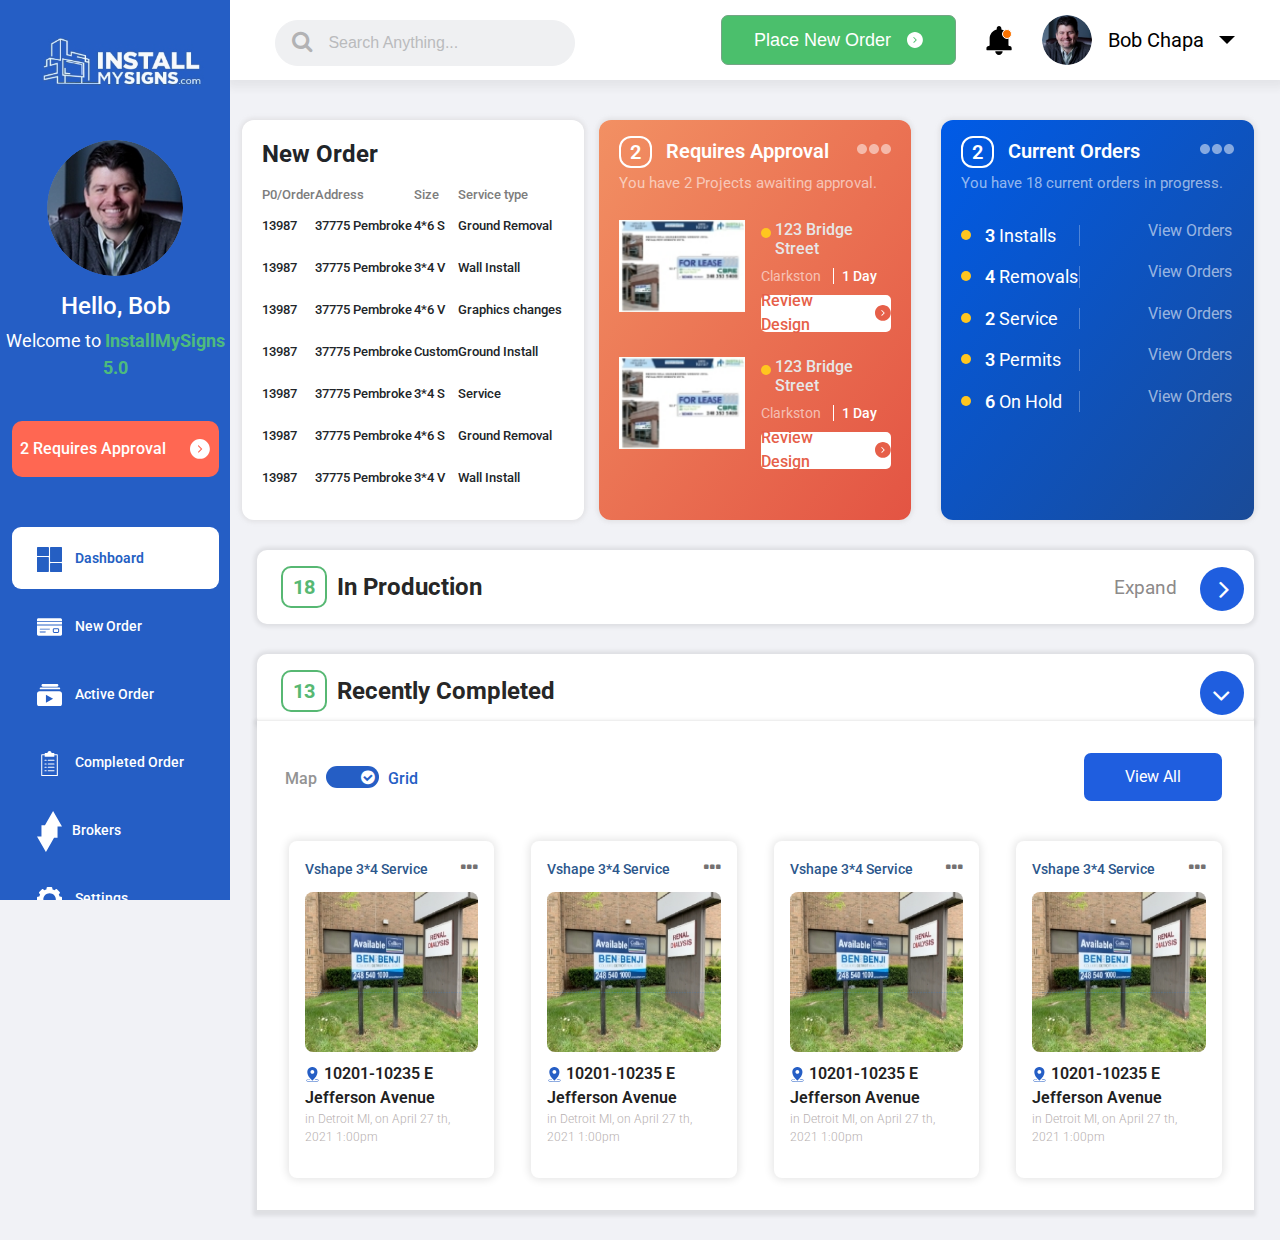
<file: index.html>
<!doctype html>
<html lang="en">

<head>
    <title> Install Mysigns </title>

    <!-- Required meta tags -->
    <meta charset="utf-8">
    <meta name="viewport" content="width=device-width, initial-scale=1, shrink-to-fit=no">
    <link rel="stylesheet" href="https://cdn.jsdelivr.net/npm/bootstrap@4.5.3/dist/css/bootstrap.min.css">
    <link rel="stylesheet" href="https://cdnjs.cloudflare.com/ajax/libs/font-awesome/4.7.0/css/font-awesome.min.css">
    <link href="https://fonts.googleapis.com/css2?family=Roboto:wght@300;400;500;700&display=swap" rel="stylesheet">

    <link rel="stylesheet" href="css/css.css">


</head>

<body>

    <div class="container-fluid p-0">


        <div class="main-box">


            <div id="contentdiv">
                <div id="btnleft"><i class="fa fa-bars" aria-hidden="true"></i></a>
                </div>
            </div>

            <div id="slidediv">
                <div class="left-nav">
                    <div class="logo">
                        <img src="images/logo.png" alt="logo">
                    </div>
                    <div class="profile-image-bx">
                        <div class="profile-box">
                            <img src="images/profile-image.png" alt="Profile Image">
                        </div>
                        <h1> Hello, Bob</h1>
                        <p> Welcome to <span> InstallMySigns 5.0 </span> </p>
                    </div>
                    <div class="box-requires">
                        <a href="javascript:void(0)"> 2 Requires Approval 
                        <svg xmlns="http://www.w3.org/2000/svg" width="20" height="20"
                            viewBox="-298 390.7 13.3 13.3" style="enable-background:new -298 390.7 13.3 13.3;" xml:space="preserve">                   
                        <path class="st0" d="M-291.4,390.7c-3.7,0-6.6,3-6.6,6.6s3,6.6,6.6,6.6c3.7,0,6.6-3,6.6-6.6S-287.7,390.7-291.4,390.7z
                            M-292.1,399.6c-0.1,0.1-0.4,0.1-0.5,0c-0.1-0.1-0.1-0.4,0-0.5l1.8-1.8l-1.8-1.8c-0.1-0.1-0.2-0.3,0-0.5c0.1-0.1,0.3-0.2,0.5,0
                            c0,0,0,0,0,0l2.3,2.3L-292.1,399.6z"/>
                        </svg>
                   </a>
                    </div>

                    <nav>
                        <ul class="nav-bar">
                            <li>
                                <a href="index.html" class="active">
                                    <svg xmlns="http://www.w3.org/2000/svg" width="25" height="25" viewBox="-291 383 28 28">
                                <path class="st0" d="M-277.7,395v15.3c0,0.4-0.3,0.7-0.7,0.7h-12c-0.4,0-0.6-0.3-0.7-0.7V395c0-0.4,0.3-0.7,0.7-0.7v0h12
                                    C-278,394.4-277.7,394.7-277.7,395z M-278.3,383h-12c-0.4,0-0.7,0.3-0.7,0.7v8.7c0,0.4,0.3,0.6,0.7,0.7h12c0.4,0,0.7-0.3,0.7-0.7
                                    v-8.7C-277.7,383.3-278,383-278.3,383z M-263.7,401h-12c-0.4,0-0.7,0.3-0.7,0.7v8.7c0,0.4,0.3,0.6,0.7,0.7h12c0.4,0,0.7-0.3,0.7-0.7
                                    v-8.7C-263.1,401.3-263.3,401-263.7,401z M-263.7,383h-12c-0.4,0-0.7,0.3-0.7,0.7V399c0,0.4,0.3,0.6,0.7,0.7h12
                                    c0.4,0,0.7-0.3,0.7-0.7v-15.3C-263.1,383.3-263.3,383-263.7,383z"/>
                                </svg> Dashboard </a>
                            </li>
                            <li>
                                <a href="new-order.html">
                                    <svg xmlns="http://www.w3.org/2000/svg" width="25" height="20" viewBox="-291 387.5 28 19.5">
                                    <path class="st0" d="M-291,405.4c0,0.9,0.7,1.6,1.6,1.6c0,0,0,0,0,0h24.8c0.9,0,1.6-0.7,1.6-1.6c0,0,0,0,0,0v-9.8H-291V405.4z
                                        M-273.3,402.3v-2.1c0-0.9,0.7-1.6,1.6-1.6c0,0,0,0,0,0h3.9c0.9,0,1.6,0.7,1.6,1.6c0,0,0,0,0,0v2.1c0,0.9-0.7,1.6-1.6,1.6
                                        c0,0,0,0,0,0h-3.9C-272.6,403.9-273.3,403.2-273.3,402.3C-273.3,402.3-273.3,402.3-273.3,402.3z M-287.5,399.1h10.5
                                        c0.3,0,0.5,0.2,0.5,0.5c0,0.3-0.2,0.5-0.5,0.5h-10.5c-0.3,0-0.5-0.3-0.5-0.6C-288,399.4-287.8,399.2-287.5,399.1z M-287.5,402.3h5.8
                                        c0.3,0,0.5,0.2,0.5,0.5c0,0.3-0.2,0.5-0.5,0.5h-5.8c-0.3,0-0.5-0.2-0.5-0.5C-288,402.5-287.8,402.3-287.5,402.3z M-291,391.5h28v3
                                        h-28V391.5z M-263,389v1.4h-28V389c0,0,0,0,0,0c0-0.9,0.7-1.6,1.6-1.6h24.8c0,0,0,0,0,0C-263.7,387.5-263,388.2-263,389z
                                        M-272.2,402.3v-2.1c0-0.3,0.2-0.5,0.5-0.5h3.9c0.3,0,0.5,0.2,0.5,0.5v2.1c0,0.3-0.2,0.5-0.5,0.5h-3.9
                                        C-272,402.9-272.2,402.6-272.2,402.3z"/>
                                    </svg> New Order </a>
                            </li>
                            <li>
                                <a href="javascript:void(0)">
                                    <svg xmlns="http://www.w3.org/2000/svg" width="25" hieght="20" viewBox="-291 384 28 25">                                
                                <path class="st0" d="M-266,392h-22c-1.7,0-3,1.3-3,3v11c0,1.7,1.3,3,3,3h22c1.7,0,3-1.3,3-3v-11C-263,393.3-264.3,392-266,392z
                                    M-281,405v-9l8,4.5L-281,405z M-288,389c0-0.6,0.4-1,1-1h21c0.6,0,1,0.4,1,1s-0.4,1-1,1h-21C-287.6,390-288,389.6-288,389z
                                    M-286,385.5c0-0.8,0.7-1.5,1.5-1.5h16c0.8,0,1.5,0.7,1.5,1.5s-0.7,1.5-1.5,1.5h-16C-285.3,387-286,386.3-286,385.5z"/>
                                </svg> Active Order </a>
                            </li>
                            <li>
                                <a href="completed-order.html">
                                    <svg xmlns="http://www.w3.org/2000/svg" width="25" height="25" viewBox="-291 376.2 27.9 41.8">
                                <path class="st0" d="M-263.2,382.4c0-0.5-0.4-0.9-0.9-0.9h-4.9v-1.6c-0.1-0.3-0.4-0.5-0.7-0.4h-3.8c-0.2-1.8-1.7-3.2-3.5-3.3
                                    c-1.8,0.1-3.3,1.5-3.5,3.3h-3.8c-0.3,0-0.6,0.1-0.7,0.4v1.6h-5c-0.5,0-0.9,0.4-0.9,0.9v34.8c0,0.5,0.4,0.9,0.9,0.9h26.1
                                    c0.5,0,0.9-0.4,0.9-0.9L-263.2,382.4z M-289.2,416.2L-289.2,416.2l0-33h4.1v2.2c0.2,0.2,0.4,0.4,0.7,0.4h14.7c0.3,0,0.6-0.2,0.7-0.4
                                    v-2.2h4.1l0.1,33H-289.2z M-268.6,391.8c0,0.5-0.4,0.9-0.9,0.9c0,0,0,0,0,0h-9.7c-0.5,0-0.9-0.4-0.9-0.9c0-0.5,0.4-0.9,0.9-0.9h9.7
                                    C-269,390.9-268.6,391.3-268.6,391.8z M-281.7,391.8c0,0.5-0.4,0.9-0.9,0.9c0,0,0,0,0,0h-2c-0.5,0-0.9-0.4-0.9-0.9
                                    c0-0.5,0.4-0.9,0.9-0.9c0,0,0,0,0,0h2C-282.1,390.9-281.7,391.3-281.7,391.8z M-281.7,397.8c0,0.5-0.4,0.9-0.9,0.9c0,0,0,0,0,0h-2
                                    c-0.5,0-0.9-0.4-0.9-0.9c0-0.5,0.4-0.9,0.9-0.9c0,0,0,0,0,0h2C-282.1,396.9-281.7,397.3-281.7,397.8z M-281.7,403.5
                                    c0,0.5-0.4,0.9-0.9,0.9c0,0,0,0,0,0h-2c-0.5,0-0.9-0.4-0.9-0.9c0-0.5,0.4-0.9,0.9-0.9c0,0,0,0,0,0h2
                                    C-282.1,402.6-281.7,403-281.7,403.5z M-281.7,409.3c0,0.5-0.4,0.9-0.9,0.9c0,0,0,0,0,0h-2c-0.5,0-0.9-0.4-0.9-0.9
                                    c0-0.5,0.4-0.9,0.9-0.9c0,0,0,0,0,0h2C-282.1,408.4-281.7,408.8-281.7,409.3z M-268.6,397.8c0,0.5-0.4,0.9-0.9,0.9c0,0,0,0,0,0l0,0
                                    h-9.7c-0.5,0-0.9-0.4-0.9-0.9c0-0.5,0.4-0.9,0.9-0.9h9.7C-269,396.9-268.6,397.3-268.6,397.8z M-268.6,403.5c0,0.5-0.4,0.9-0.9,0.9
                                    c0,0,0,0,0,0h-9.7c-0.5,0-0.9-0.4-0.9-0.9c0-0.5,0.4-0.9,0.9-0.9h9.7C-269,402.6-268.6,403-268.6,403.5z M-268.6,409.3
                                    c0,0.5-0.4,0.9-0.9,0.9c0,0,0,0,0,0l0,0h-9.7c-0.5,0-0.9-0.4-0.9-0.9c0-0.5,0.4-0.9,0.9-0.9h9.7C-269,408.4-268.6,408.8-268.6,409.3
                                    z"/>
                                </svg> Completed Order </a>
                            </li>
                            <li>
                                <a href="javascript:void(0)">
                                    <svg xmlns="http://www.w3.org/2000/svg" width="25" hight="25" viewBox="-291 374 28 46">                               
                                <path class="st0" d="M-263,391.5h-5V404h-3.9l-9.1,16l-10-17.5h0l0,0h5V390h3.9l9.1-16L-263,391.5z"/>
                                </svg>Brokers </a>
                            </li>
                            <li>
                                <a href="javascript:void(0)">
                                    <svg xmlns="http://www.w3.org/2000/svg" width="25" height="25" viewBox="-291 383 28 28">
                            <path class="st0" d="M-263.8,393.9l-1.9-0.3c-0.2-0.7-0.5-1.4-0.9-2.1l1.1-1.5c0.3-0.4,0.2-0.9-0.1-1.3l-3.1-3.1
                                c-0.3-0.3-0.9-0.4-1.3-0.1l-1.5,1.1c-0.7-0.4-1.4-0.6-2.1-0.9l-0.3-1.9c-0.1-0.5-0.5-0.8-1-0.8h-4.3c-0.5,0-0.9,0.4-1,0.8l-0.3,1.9
                                c-0.7,0.2-1.4,0.5-2.1,0.9l-1.5-1.1c-0.4-0.3-0.9-0.2-1.3,0.1l-3.1,3.1c-0.3,0.3-0.4,0.9-0.1,1.3l1.1,1.5c-0.4,0.7-0.6,1.4-0.9,2.1
                                l-1.9,0.3c-0.5,0.1-0.8,0.5-0.8,1v4.3c0,0.5,0.4,0.9,0.8,1l1.9,0.3c0.2,0.7,0.5,1.4,0.9,2.1l-1.1,1.5c-0.3,0.4-0.2,0.9,0.1,1.3
                                l3.1,3.1c0.3,0.3,0.9,0.4,1.3,0.1l1.5-1.1c0.7,0.4,1.4,0.6,2.1,0.9l0.3,1.9c0.1,0.5,0.5,0.8,1,0.8h4.3c0.5,0,0.9-0.4,1-0.8l0.3-1.9
                                c0.7-0.2,1.4-0.5,2.1-0.9l1.5,1.1c0.4,0.3,0.9,0.2,1.3-0.1l3.1-3.1c0.3-0.3,0.4-0.9,0.1-1.3l-1.1-1.5c0.4-0.7,0.6-1.4,0.9-2.1
                                l1.9-0.3c0.5-0.1,0.8-0.5,0.8-1v-4.3C-263,394.3-263.4,393.9-263.8,393.9z M-272,402c-1.3,1.3-3.1,2.1-4.9,2.1c-3.9,0-7-3.1-7-7
                                s3.1-7,7-7c3.9,0,7,3.1,7,7C-270,398.9-270.7,400.6-272,402z"/>
                            </svg> Settings </a>
                            </li>
                        </ul>
                    </nav>

                </div>
            </div>
            <div class="right-box">
                <div class="top-header">
                    <div class="row m-0">
                        <div class="col-md-4">
                            <div class="search-bx">
                                <input type="text" name="search" class="input-search-bx" placeholder="Search Anything...">
                                <span class="search-icon"> <i class="fa fa-search"></i> </span>
                            </div>
                        </div>
                        <div class="col-md-8">
                            <ul class="right-top-hd">
                                <li>
                                    <div class="place-new-btn"><a href="javascript:void(0)"> Place New Order 
                                        <svg xmlns="http://www.w3.org/2000/svg" width="16" height="16" viewBox="-298 390.7 13.3 13.3">                   
                                    <path class="st0" d="M-291.4,390.7c-3.7,0-6.6,3-6.6,6.6s3,6.6,6.6,6.6c3.7,0,6.6-3,6.6-6.6S-287.7,390.7-291.4,390.7z
                                        M-292.1,399.6c-0.1,0.1-0.4,0.1-0.5,0c-0.1-0.1-0.1-0.4,0-0.5l1.8-1.8l-1.8-1.8c-0.1-0.1-0.2-0.3,0-0.5c0.1-0.1,0.3-0.2,0.5,0
                                        c0,0,0,0,0,0l2.3,2.3L-292.1,399.6z"/>
                                    </svg>
                                    </a> </div>
                                </li>
                                <li>
                                    <div class="notification">
                                        <svg xmlns="http://www.w3.org/2000/svg" width="26" height="29" viewBox="-292 382.1 26.1 29.9">                               
                                        <path class="st0" d="M-282.8,408.2h7.6c0,2.1-1.7,3.8-3.8,3.8C-281.1,412-282.8,410.3-282.8,408.2z M-268.1,402.8
                                            c-0.6,0-1.1-0.5-1.1-1.1c0,0,0,0,0,0v-6.5c0-4.5-3-8.4-7.3-9.5v-1.1c0-1.4-1.1-2.4-2.4-2.4c-1.4,0-2.4,1.1-2.4,2.4c0,0,0,0,0,0v1.1
                                            c-4.3,1.1-7.3,5-7.3,9.5v6.5c0,0.6-0.5,1.1-1.1,1.1c-1.2,0-2.2,1-2.2,2.2v1.6c0,0.3,0.2,0.5,0.5,0.5c0,0,0,0,0,0h25
                                            c0.3,0,0.5-0.2,0.5-0.5v-1.6C-265.9,403.7-266.9,402.8-268.1,402.8z"/>
                                        </svg>
                                    </div>
                                </li>
                                <li>
                                    <div class="hd-profile dropdown-toggle" type="button" data-toggle="dropdown">
                                        <div class="top-profile-img">
                                            <img src="images/profile-image.png" alt="Profile Image">
                                        </div>
                                        Bob Chapa
                                    </div>
                                    <div class="dropdown-menu dropdown-profile">
                                        <a class="dropdown-item" href="#"> Profile </a>
                                        <a class="dropdown-item" href="#"> LogOut</a>
                                    </div>
                                </li>
                            </ul>
                        </div>
                    </div>
                </div>

                <div class="middel-section">
                    <div class="container1">
                        <div class="row">
                            <div class="col-lg-4 col-md-6 col-sm-12 new-order">
                                <div class="header-table"> New Order </div>
                                <div class="table-reponsive order-bx">
                                    <table class="table table-order">
                                        <thead>
                                            <tr>
                                                <th> P0/Order </th>
                                                <th> Address </th>
                                                <th> Size </th>
                                                <th> Service type </th>
                                            </tr>
                                        </thead>
                                        <tbody>
                                            <tr>
                                                <td> 13987 </td>
                                                <td> 37775 Pembroke </td>
                                                <td> 4*6 S </td>
                                                <td> Ground Removal </td>
                                            </tr>
                                            <tr>
                                                <td> 13987 </td>
                                                <td> 37775 Pembroke </td>
                                                <td> 3*4 V </td>
                                                <td> Wall Install </td>
                                            </tr>
                                            <tr>
                                                <td> 13987 </td>
                                                <td> 37775 Pembroke </td>
                                                <td> 4*6 V </td>
                                                <td> Graphics changes </td>
                                            </tr>
                                            <tr>
                                                <td> 13987 </td>
                                                <td> 37775 Pembroke </td>
                                                <td> Custom </td>
                                                <td> Ground Install </td>
                                            </tr>
                                            <tr>
                                                <td> 13987 </td>
                                                <td> 37775 Pembroke </td>
                                                <td> 3*4 S </td>
                                                <td> Service </td>
                                            </tr>
                                            <tr>
                                                <td> 13987 </td>
                                                <td> 37775 Pembroke </td>
                                                <td> 4*6 S </td>
                                                <td> Ground Removal </td>
                                            </tr>
                                            <tr>
                                                <td> 13987 </td>
                                                <td> 37775 Pembroke </td>
                                                <td> 3*4 V </td>
                                                <td> Wall Install </td>
                                            </tr>
                                            <tr>
                                                <td> 13987 </td>
                                                <td> 37775 Pembroke </td>
                                                <td> 4*6 V </td>
                                                <td> Graphics changes </td>
                                            </tr>
                                            <tr>
                                                <td> 13987 </td>
                                                <td> 37775 Pembroke </td>
                                                <td> Custom </td>
                                                <td> Ground Install </td>
                                            </tr>
                                            <tr>
                                                <td> 13987 </td>
                                                <td> 37775 Pembroke </td>
                                                <td> 3*4 S </td>
                                                <td> Service </td>
                                            </tr>
                                        </tbody>
                                    </table>
                                </div>
                            </div>
                            <div class="col-lg-4 col-md-6 col-sm-12">
                                <div class="requires-approval-bx">
                                    <div class="requires-approval-hd">
                                        <div class="requires-txt">
                                            <ul>
                                                <li> 2 </li>
                                                <li> Requires Approval </li>
                                            </ul>
                                        </div>
                                        <div class="dropdown-icon">
                                            <svg xmlns="http://www.w3.org/2000/svg" width="34" height="10" viewBox="-288 392 34 10">                                       
                                       <path class="st0" d="M-278,397c0,2.8-2.2,5-5,5s-5-2.2-5-5s2.2-5,5-5S-278,394.2-278,397z M-271,392c-2.8,0-5,2.2-5,5s2.2,5,5,5
                                           s5-2.2,5-5S-268.2,392-271,392z M-259,392c-2.8,0-5,2.2-5,5s2.2,5,5,5s5-2.2,5-5S-256.2,392-259,392z"/>
                                       </svg>
                                        </div>
                                    </div>
                                    <p class="projects-tst"> You have 2 Projects awaiting approval. </p>

                                    <div class="mt-4">
                                        <div class="middel-requires">
                                            <ul>
                                                <li>
                                                    <div class="img-requires">
                                                        <img src="images/requires-img.png">
                                                    </div>
                                                </li>
                                                <li class="requires-right-txt">
                                                    <h2> 123 Bridge Street </h2>
                                                    <h3> Clarkston <span> 1 Day </span></h3>
                                                    <a href="javascript:void(0)"> Review Design
                                                        <svg xmlns="http://www.w3.org/2000/svg" width="16" height="16" viewBox="-298 390.7 13.3 13.3">                   
                                                            <path class="st0" d="M-291.4,390.7c-3.7,0-6.6,3-6.6,6.6s3,6.6,6.6,6.6c3.7,0,6.6-3,6.6-6.6S-287.7,390.7-291.4,390.7z
                                                                M-292.1,399.6c-0.1,0.1-0.4,0.1-0.5,0c-0.1-0.1-0.1-0.4,0-0.5l1.8-1.8l-1.8-1.8c-0.1-0.1-0.2-0.3,0-0.5c0.1-0.1,0.3-0.2,0.5,0
                                                                c0,0,0,0,0,0l2.3,2.3L-292.1,399.6z"/>
                                                            </svg>
                                                         </a>
                                                </li>
                                            </ul>
                                        </div>
                                        <div class="middel-requires">
                                            <ul>
                                                <li>
                                                    <div class="img-requires">
                                                        <img src="images/requires-img.png">
                                                    </div>
                                                </li>
                                                <li class="requires-right-txt">
                                                    <h2> 123 Bridge Street </h2>
                                                    <h3> Clarkston <span> 1 Day </span></h3>
                                                    <a href="javascript:void(0)"> Review Design
                                                        <svg xmlns="http://www.w3.org/2000/svg" width="16" height="16" viewBox="-298 390.7 13.3 13.3">                   
                                                            <path class="st0" d="M-291.4,390.7c-3.7,0-6.6,3-6.6,6.6s3,6.6,6.6,6.6c3.7,0,6.6-3,6.6-6.6S-287.7,390.7-291.4,390.7z
                                                                M-292.1,399.6c-0.1,0.1-0.4,0.1-0.5,0c-0.1-0.1-0.1-0.4,0-0.5l1.8-1.8l-1.8-1.8c-0.1-0.1-0.2-0.3,0-0.5c0.1-0.1,0.3-0.2,0.5,0
                                                                c0,0,0,0,0,0l2.3,2.3L-292.1,399.6z"/>
                                                            </svg>
                                                         </a>
                                                </li>
                                            </ul>
                                        </div>
                                    </div>
                                </div>
                            </div>
                            <div class="col-lg-4 col-md-6 col-sm-12">
                                <div class="current-order">
                                    <div class="requires-approval-hd">
                                        <div class="requires-txt">
                                            <ul>
                                                <li> 2 </li>
                                                <li> Current Orders </li>
                                            </ul>
                                        </div>
                                        <div class="dropdown-icon">
                                            <svg xmlns="http://www.w3.org/2000/svg" width="34" height="10" viewBox="-288 392 34 10">                                       
                                       <path class="st0" d="M-278,397c0,2.8-2.2,5-5,5s-5-2.2-5-5s2.2-5,5-5S-278,394.2-278,397z M-271,392c-2.8,0-5,2.2-5,5s2.2,5,5,5
                                           s5-2.2,5-5S-268.2,392-271,392z M-259,392c-2.8,0-5,2.2-5,5s2.2,5,5,5s5-2.2,5-5S-256.2,392-259,392z"/>
                                       </svg>
                                        </div>
                                    </div>
                                    <p class="projects-tst"> You have 18 current orders in progress. </p>
                                    <table class="table table-installs">
                                        <tr>
                                            <td>
                                                <h3> 3 <span> Installs </span> </h3>
                                            </td>
                                            <td> View Orders </td>
                                        </tr>
                                        <tr>
                                            <td>
                                                <h3> 4 <span> Removals </span> </h3>
                                            </td>
                                            <td> View Orders </td>
                                        </tr>
                                        <tr>
                                            <td>
                                                <h3> 2 <span> Service </span> </h3>
                                            </td>
                                            <td> View Orders </td>
                                        </tr>
                                        <tr>
                                            <td>
                                                <h3> 3 <span> Permits </span> </h3>
                                            </td>
                                            <td> View Orders </td>
                                        </tr>
                                        <tr>
                                            <td>
                                                <h3> 6 <span> On Hold </span> </h3>
                                            </td>
                                            <td> View Orders </td>
                                        </tr>
                                    </table>
                                </div>
                            </div>
                        </div>


                        <div class="acc">
                            <div class="acc__card">
                                <div class="acc__title">
                                    <div class="title-hd"> <span> 18 </span> In Production </div>
                                    <div class="title-right-btn"> </div>
                                </div>
                                <div class="acc__panel">


                                    <ul class="switcher-bx">
                                        <li>
                                            <div class="map-view" style="display:none;"> <i class="fa fa-check-circle"></i> </div>
                                            <span class="map-txt" style="color:#939393"> Map</span>
                                        </li>
                                        <li>
                                            <div class="grid-view" style="display:block;"><i class="fa fa-check-circle"></i> </div>
                                            <span class="grid-txt" style="color:#255ec5"> Grid</span>
                                        </li>
                                    </ul>

                                    <div class="map-data" style="display: none;"></div>
                                    <div class="grid-data">
                                        <div class="row">
                                            <div class="col-md-5">
                                                <iframe src="https://www.google.com/maps/embed?pb=!1m18!1m12!1m3!1d1636594.5837824568!2d-102.39122465455212!3d40.870349251807454!2m3!1f0!2f0!3f0!3m2!1i1024!2i768!4f13.1!3m3!1m2!1s0x54eab584e432360b%3A0x1c3bb99243deb742!2sUnited%20States!5e0!3m2!1sen!2sin!4v1639472173747!5m2!1sen!2sin"
                                                    height="500" style="border:0;width: 100%;overflow: hidden;border-radius: 20px;" allowfullscreen="" loading="lazy"></iframe>
                                            </div>
                                            <div class="col-md-7">
                                                <div class="table-reponsive order-bx maplist-data">
                                                    <table class="table table-order">
                                                        <thead>
                                                            <tr>
                                                                <th> Address </th>
                                                                <th> Size </th>
                                                                <th> Service type </th>
                                                                <th> Order Status</th>
                                                            </tr>
                                                        </thead>
                                                        <tbody>
                                                            <tr>
                                                                <td> 37775 Pembroke </td>
                                                                <td> 4*6 S </td>
                                                                <td> Ground Removal </td>
                                                                <td>
                                                                    <div class="productionp-txt"> In Production </div>
                                                                </td>
                                                            </tr>
                                                            <tr>
                                                                <td> 37775 Pembroke </td>
                                                                <td> 3*4 V </td>
                                                                <td> Wall Install </td>
                                                                <td>
                                                                    <div class="approved-txt"> Approved </div>
                                                                </td>
                                                            </tr>
                                                            <tr>

                                                                <td> 37775 Pembroke </td>
                                                                <td> 4*6 V </td>
                                                                <td> Graphics changes </td>
                                                                <td>
                                                                    <div class="be-scheduled-txt"> To Be Scheduled </div>
                                                                </td>
                                                            </tr>
                                                            <tr>

                                                                <td> 37775 Pembroke </td>
                                                                <td> 3*4 S </td>
                                                                <td> Service </td>
                                                                <td>
                                                                    <div class="scheduled-txt"> Scheduled </div>
                                                                </td>
                                                            </tr>
                                                            <tr>
                                                                <td> 37775 Pembroke </td>
                                                                <td> 4*6 S </td>
                                                                <td> Ground Removal </td>
                                                                <td>
                                                                    <div class="productionp-txt"> In Production </div>
                                                                </td>
                                                            </tr>
                                                            <tr>
                                                                <td> 37775 Pembroke </td>
                                                                <td> 3*4 V </td>
                                                                <td> Wall Install </td>
                                                                <td>
                                                                    <div class="approved-txt"> Approved </div>
                                                                </td>
                                                            </tr>
                                                            <tr>

                                                                <td> 37775 Pembroke </td>
                                                                <td> 4*6 V </td>
                                                                <td> Graphics changes </td>
                                                                <td>
                                                                    <div class="be-scheduled-txt"> To Be Scheduled </div>
                                                                </td>
                                                            </tr>
                                                            <tr>

                                                                <td> 37775 Pembroke </td>
                                                                <td> 3*4 S </td>
                                                                <td> Service </td>
                                                                <td>
                                                                    <div class="scheduled-txt"> Scheduled </div>
                                                                </td>
                                                            </tr>
                                                            <tr>
                                                                <td> 37775 Pembroke </td>
                                                                <td> 4*6 S </td>
                                                                <td> Ground Removal </td>
                                                                <td>
                                                                    <div class="productionp-txt"> In Production </div>
                                                                </td>
                                                            </tr>
                                                            <tr>
                                                                <td> 37775 Pembroke </td>
                                                                <td> 3*4 V </td>
                                                                <td> Wall Install </td>
                                                                <td>
                                                                    <div class="approved-txt"> Approved </div>
                                                                </td>
                                                            </tr>
                                                            <tr>

                                                                <td> 37775 Pembroke </td>
                                                                <td> 4*6 V </td>
                                                                <td> Graphics changes </td>
                                                                <td>
                                                                    <div class="be-scheduled-txt"> To Be Scheduled </div>
                                                                </td>
                                                            </tr>
                                                            <tr>

                                                                <td> 37775 Pembroke </td>
                                                                <td> 3*4 S </td>
                                                                <td> Service </td>
                                                                <td>
                                                                    <div class="scheduled-txt"> Scheduled </div>
                                                                </td>
                                                            </tr>
                                                            <tr>
                                                                <td> 37775 Pembroke </td>
                                                                <td> 4*6 S </td>
                                                                <td> Ground Removal </td>
                                                                <td>
                                                                    <div class="productionp-txt"> In Production </div>
                                                                </td>
                                                            </tr>
                                                            <tr>
                                                                <td> 37775 Pembroke </td>
                                                                <td> 3*4 V </td>
                                                                <td> Wall Install </td>
                                                                <td>
                                                                    <div class="approved-txt"> Approved </div>
                                                                </td>
                                                            </tr>
                                                            <tr>

                                                                <td> 37775 Pembroke </td>
                                                                <td> 4*6 V </td>
                                                                <td> Graphics changes </td>
                                                                <td>
                                                                    <div class="be-scheduled-txt"> To Be Scheduled </div>
                                                                </td>
                                                            </tr>
                                                            <tr>

                                                                <td> 37775 Pembroke </td>
                                                                <td> 3*4 S </td>
                                                                <td> Service </td>
                                                                <td>
                                                                    <div class="scheduled-txt"> Scheduled </div>
                                                                </td>
                                                            </tr>
                                                        </tbody>
                                                    </table>
                                                </div>

                                                <a href="javascript:void(0)" class="view-all-btn"> View All</a>
                                            </div>
                                        </div>
                                    </div>
                                </div>
                            </div>


                            <div class="acc__card">
                                <div class="acc__title active">
                                    <div class="title-hd"> <span> 13 </span> Recently Completed </div>
                                    <div class="title-right-btn"> </div>
                                </div>
                                <div class="acc__panel" style="display: block;">
                                    <div class="switch-hd">
                                        <ul class="switcher-bx">
                                            <li>
                                                <div class="map-view" style="display:none;"> <i class="fa fa-check-circle"></i> </div>
                                                <span class="map-txt" style="color:#939393" ;> Map</span>
                                            </li>
                                            <li>
                                                <div class="grid-view" style="display:block;"><i class="fa fa-check-circle"></i> </div>
                                                <span class="grid-txt" style="color:#255ec5" ;> Grid</span>
                                            </li>
                                        </ul>
                                        <div class="view-all-btn1">
                                            <a href="javascript:void(0)"> View All</a>
                                        </div>
                                    </div>
                                    <div class="map-data" style="display:none;"></div>

                                    <div class="grid-data" style="display:block;">
                                        <ul class="map-list">
                                            <li>
                                                <div class="map-list-hd">
                                                    <div class="hd-title">Vshape 3*4 Service</div>
                                                    <div class="dot-icon"><i class="fa fa-ellipsis-h"></i> </div>
                                                </div>
                                                <div class="map-img">
                                                    <img src="images/map-img.png" alt="">
                                                </div>
                                                <div class="descpt-txt">
                                                    <svg xmlns="http://www.w3.org/2000/svg" width="15" height="15" viewBox="-269 352.5 72.9 89.5">
                                           <path class="st0" d="M-247.4,426.4L-247.4,426.4C-247.4,426.4-247.4,426.4-247.4,426.4L-247.4,426.4z M-217.6,423.8l-1.5,2.6
                                               c14.8,0.6,20.1,3,20.1,6.4s-14.4,6.5-33.7,6.5s-33.7-3.1-33.7-6.5c0-3.6,4.3-5.9,18.8-6.4l-1.5-2.6c-14.4,0.6-20.1,3.4-20.1,9
                                               c0,5.9,15.2,9.2,36.4,9.2s36.4-3.3,36.4-9.2C-196.1,427.3-202.7,423.8-217.6,423.8z M-263.7,382.1c0-16.4,13.6-29.7,30.4-29.7
                                               s30.4,13.3,30.4,29.7c0,15.9-9.8,32.8-29.3,50.7c-0.6,0.5-1.5,0.5-2.1,0C-253.9,414.9-263.7,398-263.7,382.1z M-233.3,393.4
                                               L-233.3,393.4c6.3,0,11.4-5.1,11.4-11.4s-5.1-11.4-11.4-11.4c-6.3,0-11.4,5.1-11.4,11.4C-244.7,388.3-239.6,393.4-233.3,393.4z"/>
                                           </svg> 10201-10235 E Jefferson Avenue

                                                    <p>in Detroit MI, on April 27 th, 2021 1:00pm</p>
                                                </div>
                                            </li>
                                            <li>
                                                <div class="map-list-hd">
                                                    <div class="hd-title">Vshape 3*4 Service</div>
                                                    <div class="dot-icon"><i class="fa fa-ellipsis-h"></i> </div>
                                                </div>
                                                <div class="map-img">
                                                    <img src="images/map-img.png" alt="">
                                                </div>
                                                <div class="descpt-txt">
                                                    <svg xmlns="http://www.w3.org/2000/svg" width="15" height="15" viewBox="-269 352.5 72.9 89.5">
                                           <path class="st0" d="M-247.4,426.4L-247.4,426.4C-247.4,426.4-247.4,426.4-247.4,426.4L-247.4,426.4z M-217.6,423.8l-1.5,2.6
                                               c14.8,0.6,20.1,3,20.1,6.4s-14.4,6.5-33.7,6.5s-33.7-3.1-33.7-6.5c0-3.6,4.3-5.9,18.8-6.4l-1.5-2.6c-14.4,0.6-20.1,3.4-20.1,9
                                               c0,5.9,15.2,9.2,36.4,9.2s36.4-3.3,36.4-9.2C-196.1,427.3-202.7,423.8-217.6,423.8z M-263.7,382.1c0-16.4,13.6-29.7,30.4-29.7
                                               s30.4,13.3,30.4,29.7c0,15.9-9.8,32.8-29.3,50.7c-0.6,0.5-1.5,0.5-2.1,0C-253.9,414.9-263.7,398-263.7,382.1z M-233.3,393.4
                                               L-233.3,393.4c6.3,0,11.4-5.1,11.4-11.4s-5.1-11.4-11.4-11.4c-6.3,0-11.4,5.1-11.4,11.4C-244.7,388.3-239.6,393.4-233.3,393.4z"/>
                                           </svg> 10201-10235 E Jefferson Avenue

                                                    <p>in Detroit MI, on April 27 th, 2021 1:00pm</p>
                                                </div>
                                            </li>
                                            <li>
                                                <div class="map-list-hd">
                                                    <div class="hd-title">Vshape 3*4 Service</div>
                                                    <div class="dot-icon"><i class="fa fa-ellipsis-h"></i> </div>
                                                </div>
                                                <div class="map-img">
                                                    <img src="images/map-img.png" alt="">
                                                </div>
                                                <div class="descpt-txt">
                                                    <svg xmlns="http://www.w3.org/2000/svg" width="15" height="15" viewBox="-269 352.5 72.9 89.5">
                                           <path class="st0" d="M-247.4,426.4L-247.4,426.4C-247.4,426.4-247.4,426.4-247.4,426.4L-247.4,426.4z M-217.6,423.8l-1.5,2.6
                                               c14.8,0.6,20.1,3,20.1,6.4s-14.4,6.5-33.7,6.5s-33.7-3.1-33.7-6.5c0-3.6,4.3-5.9,18.8-6.4l-1.5-2.6c-14.4,0.6-20.1,3.4-20.1,9
                                               c0,5.9,15.2,9.2,36.4,9.2s36.4-3.3,36.4-9.2C-196.1,427.3-202.7,423.8-217.6,423.8z M-263.7,382.1c0-16.4,13.6-29.7,30.4-29.7
                                               s30.4,13.3,30.4,29.7c0,15.9-9.8,32.8-29.3,50.7c-0.6,0.5-1.5,0.5-2.1,0C-253.9,414.9-263.7,398-263.7,382.1z M-233.3,393.4
                                               L-233.3,393.4c6.3,0,11.4-5.1,11.4-11.4s-5.1-11.4-11.4-11.4c-6.3,0-11.4,5.1-11.4,11.4C-244.7,388.3-239.6,393.4-233.3,393.4z"/>
                                           </svg> 10201-10235 E Jefferson Avenue

                                                    <p>in Detroit MI, on April 27 th, 2021 1:00pm</p>
                                                </div>
                                            </li>
                                            <li>
                                                <div class="map-list-hd">
                                                    <div class="hd-title">Vshape 3*4 Service</div>
                                                    <div class="dot-icon"><i class="fa fa-ellipsis-h"></i> </div>
                                                </div>
                                                <div class="map-img">
                                                    <img src="images/map-img.png" alt="">
                                                </div>
                                                <div class="descpt-txt">
                                                    <svg xmlns="http://www.w3.org/2000/svg" width="15" height="15" viewBox="-269 352.5 72.9 89.5">
                                           <path class="st0" d="M-247.4,426.4L-247.4,426.4C-247.4,426.4-247.4,426.4-247.4,426.4L-247.4,426.4z M-217.6,423.8l-1.5,2.6
                                               c14.8,0.6,20.1,3,20.1,6.4s-14.4,6.5-33.7,6.5s-33.7-3.1-33.7-6.5c0-3.6,4.3-5.9,18.8-6.4l-1.5-2.6c-14.4,0.6-20.1,3.4-20.1,9
                                               c0,5.9,15.2,9.2,36.4,9.2s36.4-3.3,36.4-9.2C-196.1,427.3-202.7,423.8-217.6,423.8z M-263.7,382.1c0-16.4,13.6-29.7,30.4-29.7
                                               s30.4,13.3,30.4,29.7c0,15.9-9.8,32.8-29.3,50.7c-0.6,0.5-1.5,0.5-2.1,0C-253.9,414.9-263.7,398-263.7,382.1z M-233.3,393.4
                                               L-233.3,393.4c6.3,0,11.4-5.1,11.4-11.4s-5.1-11.4-11.4-11.4c-6.3,0-11.4,5.1-11.4,11.4C-244.7,388.3-239.6,393.4-233.3,393.4z"/>
                                           </svg> 10201-10235 E Jefferson Avenue

                                                    <p>in Detroit MI, on April 27 th, 2021 1:00pm</p>
                                                </div>
                                            </li>
                                        </ul>
                                    </div>
                                </div>
                            </div>
                        </div>
                    </div>
                </div>
            </div>
        </div>


    </div>









    <script src="https://code.jquery.com/jquery-3.5.1.slim.min.js"></script>
    <script src="https://cdn.jsdelivr.net/npm/bootstrap@4.5.3/dist/js/bootstrap.bundle.min.js"></script>



    <script src="https://cdnjs.cloudflare.com/ajax/libs/jquery/2.1.3/jquery.min.js"></script>


    <script>
        $(function() {
            $('#btnleft').click(function() {
                $('.left-nav').toggle('slow');
                var clickedme = $('#btnleft i').hasClass("fa-bars");

                if (clickedme) {
                    $('#btnleft i').removeClass('fa fa-bars');
                    $('#btnleft i').addClass('fa fa-times');
                } else {
                    $('#btnleft i').removeClass('fa fa-times');
                    $('#btnleft i').addClass('fa fa-bars');
                }
            });
        });
    </script>
    <script>
        $(function() {
            $(".acc__title").click(function(j) {
                var dropDown = $(this).closest(".acc__card").find(".acc__panel");
                $(this).closest(".acc").find(".acc__panel").not(dropDown).slideUp();

                if ($(this).hasClass("active")) {
                    $(this).removeClass("active");
                } else {
                    $(this).closest(".acc").find(".acc__title.active").removeClass("active");
                    $(this).addClass("active");
                }

                dropDown.stop(false, true).slideToggle();
                j.preventDefault();
            });
            $('.map-view').click(function() {
                $('.grid-view, .grid-data').css('display', 'block');
                $('.grid-view + span.grid-txt').css({
                    display: 'block',
                    color: '#255ec5'
                });
                $('.map-view, .map-data').css('display', 'none');
                $('.map-view + span.map-txt').css({
                    color: '#939393'
                });
            });
            $('.grid-view').click(function() {
                $('.map-view, .map-data').css('display', 'block');
                $('.map-view + span.map-txt').css({
                    display: 'block',
                    color: '#255ec5'
                });
                $('.grid-view, .grid-data').css('display', 'none');
                $('.grid-view + span.grid-txt').css({
                    color: '#939393'
                });
            });



        });
    </script>






</body>

</html>
</file>
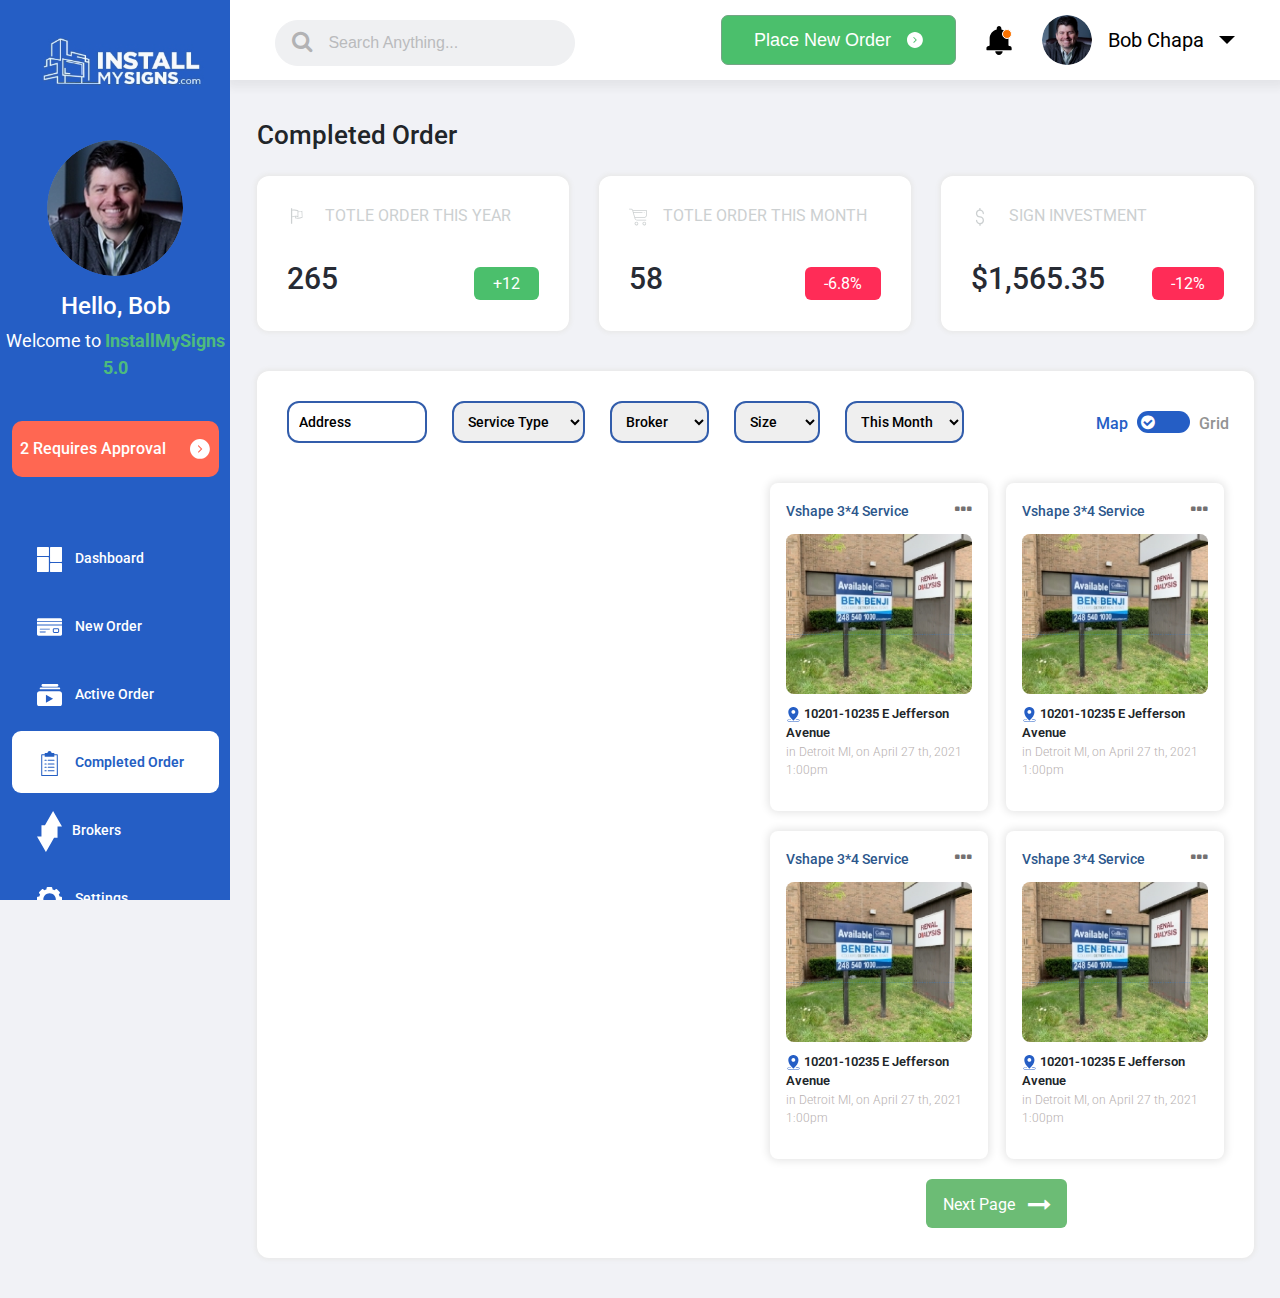
<file: completed-order.html>
<!doctype html>
<html lang="en">

<head>
    <title> Install Mysigns </title>

    <!-- Required meta tags -->
    <meta charset="utf-8">
    <meta name="viewport" content="width=device-width, initial-scale=1, shrink-to-fit=no">
    <link rel="stylesheet" href="https://cdn.jsdelivr.net/npm/bootstrap@4.5.3/dist/css/bootstrap.min.css">
    <link rel="stylesheet" href="https://cdnjs.cloudflare.com/ajax/libs/font-awesome/4.7.0/css/font-awesome.min.css">
    <link href="https://fonts.googleapis.com/css2?family=Roboto:wght@300;400;500;700&display=swap" rel="stylesheet">


    <link rel="stylesheet" href="css/completed-order.css">
    <link rel="stylesheet" href="css/css.css">


</head>

<body>

    <div class="container-fluid p-0">
        <div class="main-box">



            <div id="contentdiv">
                <div id="btnleft"><i class="fa fa-bars" aria-hidden="true"></i></a>
                </div>
            </div>

            <div id="slidediv">
                <div class="left-nav">
                    <div class="logo">
                        <img src="images/logo.png" alt="logo">
                    </div>
                    <div class="profile-image-bx">
                        <div class="profile-box">
                            <img src="images/profile-image.png" alt="Profile Image">
                        </div>
                        <h1> Hello, Bob</h1>
                        <p> Welcome to <span> InstallMySigns 5.0 </span> </p>
                    </div>
                    <div class="box-requires">
                        <a href="javascript:void(0)"> 2 Requires Approval 
                        <svg xmlns="http://www.w3.org/2000/svg" width="20" height="20"
                            viewBox="-298 390.7 13.3 13.3" style="enable-background:new -298 390.7 13.3 13.3;" xml:space="preserve">                   
                        <path class="st0" d="M-291.4,390.7c-3.7,0-6.6,3-6.6,6.6s3,6.6,6.6,6.6c3.7,0,6.6-3,6.6-6.6S-287.7,390.7-291.4,390.7z
                            M-292.1,399.6c-0.1,0.1-0.4,0.1-0.5,0c-0.1-0.1-0.1-0.4,0-0.5l1.8-1.8l-1.8-1.8c-0.1-0.1-0.2-0.3,0-0.5c0.1-0.1,0.3-0.2,0.5,0
                            c0,0,0,0,0,0l2.3,2.3L-292.1,399.6z"/>
                        </svg>
                   </a>
                    </div>

                    <nav>
                        <ul class="nav-bar">
                            <li>
                                <a href="index.html">
                                    <svg xmlns="http://www.w3.org/2000/svg" width="25" height="25" viewBox="-291 383 28 28">
                                <path class="st0" d="M-277.7,395v15.3c0,0.4-0.3,0.7-0.7,0.7h-12c-0.4,0-0.6-0.3-0.7-0.7V395c0-0.4,0.3-0.7,0.7-0.7v0h12
                                    C-278,394.4-277.7,394.7-277.7,395z M-278.3,383h-12c-0.4,0-0.7,0.3-0.7,0.7v8.7c0,0.4,0.3,0.6,0.7,0.7h12c0.4,0,0.7-0.3,0.7-0.7
                                    v-8.7C-277.7,383.3-278,383-278.3,383z M-263.7,401h-12c-0.4,0-0.7,0.3-0.7,0.7v8.7c0,0.4,0.3,0.6,0.7,0.7h12c0.4,0,0.7-0.3,0.7-0.7
                                    v-8.7C-263.1,401.3-263.3,401-263.7,401z M-263.7,383h-12c-0.4,0-0.7,0.3-0.7,0.7V399c0,0.4,0.3,0.6,0.7,0.7h12
                                    c0.4,0,0.7-0.3,0.7-0.7v-15.3C-263.1,383.3-263.3,383-263.7,383z"/>
                                </svg> Dashboard </a>
                            </li>
                            <li>
                                <a href="new-order.html">
                                    <svg xmlns="http://www.w3.org/2000/svg" width="25" height="20" viewBox="-291 387.5 28 19.5">
                                    <path class="st0" d="M-291,405.4c0,0.9,0.7,1.6,1.6,1.6c0,0,0,0,0,0h24.8c0.9,0,1.6-0.7,1.6-1.6c0,0,0,0,0,0v-9.8H-291V405.4z
                                        M-273.3,402.3v-2.1c0-0.9,0.7-1.6,1.6-1.6c0,0,0,0,0,0h3.9c0.9,0,1.6,0.7,1.6,1.6c0,0,0,0,0,0v2.1c0,0.9-0.7,1.6-1.6,1.6
                                        c0,0,0,0,0,0h-3.9C-272.6,403.9-273.3,403.2-273.3,402.3C-273.3,402.3-273.3,402.3-273.3,402.3z M-287.5,399.1h10.5
                                        c0.3,0,0.5,0.2,0.5,0.5c0,0.3-0.2,0.5-0.5,0.5h-10.5c-0.3,0-0.5-0.3-0.5-0.6C-288,399.4-287.8,399.2-287.5,399.1z M-287.5,402.3h5.8
                                        c0.3,0,0.5,0.2,0.5,0.5c0,0.3-0.2,0.5-0.5,0.5h-5.8c-0.3,0-0.5-0.2-0.5-0.5C-288,402.5-287.8,402.3-287.5,402.3z M-291,391.5h28v3
                                        h-28V391.5z M-263,389v1.4h-28V389c0,0,0,0,0,0c0-0.9,0.7-1.6,1.6-1.6h24.8c0,0,0,0,0,0C-263.7,387.5-263,388.2-263,389z
                                        M-272.2,402.3v-2.1c0-0.3,0.2-0.5,0.5-0.5h3.9c0.3,0,0.5,0.2,0.5,0.5v2.1c0,0.3-0.2,0.5-0.5,0.5h-3.9
                                        C-272,402.9-272.2,402.6-272.2,402.3z"/>
                                    </svg> New Order </a>
                            </li>
                            <li>
                                <a href="javascript:void(0)">
                                    <svg xmlns="http://www.w3.org/2000/svg" width="25" hieght="20" viewBox="-291 384 28 25">                                
                                <path class="st0" d="M-266,392h-22c-1.7,0-3,1.3-3,3v11c0,1.7,1.3,3,3,3h22c1.7,0,3-1.3,3-3v-11C-263,393.3-264.3,392-266,392z
                                    M-281,405v-9l8,4.5L-281,405z M-288,389c0-0.6,0.4-1,1-1h21c0.6,0,1,0.4,1,1s-0.4,1-1,1h-21C-287.6,390-288,389.6-288,389z
                                    M-286,385.5c0-0.8,0.7-1.5,1.5-1.5h16c0.8,0,1.5,0.7,1.5,1.5s-0.7,1.5-1.5,1.5h-16C-285.3,387-286,386.3-286,385.5z"/>
                                </svg> Active Order </a>
                            </li>
                            <li>
                                <a href="completed-order.html" class="active">
                                    <svg xmlns="http://www.w3.org/2000/svg" width="25" height="25" viewBox="-291 376.2 27.9 41.8">
                                <path class="st0" d="M-263.2,382.4c0-0.5-0.4-0.9-0.9-0.9h-4.9v-1.6c-0.1-0.3-0.4-0.5-0.7-0.4h-3.8c-0.2-1.8-1.7-3.2-3.5-3.3
                                    c-1.8,0.1-3.3,1.5-3.5,3.3h-3.8c-0.3,0-0.6,0.1-0.7,0.4v1.6h-5c-0.5,0-0.9,0.4-0.9,0.9v34.8c0,0.5,0.4,0.9,0.9,0.9h26.1
                                    c0.5,0,0.9-0.4,0.9-0.9L-263.2,382.4z M-289.2,416.2L-289.2,416.2l0-33h4.1v2.2c0.2,0.2,0.4,0.4,0.7,0.4h14.7c0.3,0,0.6-0.2,0.7-0.4
                                    v-2.2h4.1l0.1,33H-289.2z M-268.6,391.8c0,0.5-0.4,0.9-0.9,0.9c0,0,0,0,0,0h-9.7c-0.5,0-0.9-0.4-0.9-0.9c0-0.5,0.4-0.9,0.9-0.9h9.7
                                    C-269,390.9-268.6,391.3-268.6,391.8z M-281.7,391.8c0,0.5-0.4,0.9-0.9,0.9c0,0,0,0,0,0h-2c-0.5,0-0.9-0.4-0.9-0.9
                                    c0-0.5,0.4-0.9,0.9-0.9c0,0,0,0,0,0h2C-282.1,390.9-281.7,391.3-281.7,391.8z M-281.7,397.8c0,0.5-0.4,0.9-0.9,0.9c0,0,0,0,0,0h-2
                                    c-0.5,0-0.9-0.4-0.9-0.9c0-0.5,0.4-0.9,0.9-0.9c0,0,0,0,0,0h2C-282.1,396.9-281.7,397.3-281.7,397.8z M-281.7,403.5
                                    c0,0.5-0.4,0.9-0.9,0.9c0,0,0,0,0,0h-2c-0.5,0-0.9-0.4-0.9-0.9c0-0.5,0.4-0.9,0.9-0.9c0,0,0,0,0,0h2
                                    C-282.1,402.6-281.7,403-281.7,403.5z M-281.7,409.3c0,0.5-0.4,0.9-0.9,0.9c0,0,0,0,0,0h-2c-0.5,0-0.9-0.4-0.9-0.9
                                    c0-0.5,0.4-0.9,0.9-0.9c0,0,0,0,0,0h2C-282.1,408.4-281.7,408.8-281.7,409.3z M-268.6,397.8c0,0.5-0.4,0.9-0.9,0.9c0,0,0,0,0,0l0,0
                                    h-9.7c-0.5,0-0.9-0.4-0.9-0.9c0-0.5,0.4-0.9,0.9-0.9h9.7C-269,396.9-268.6,397.3-268.6,397.8z M-268.6,403.5c0,0.5-0.4,0.9-0.9,0.9
                                    c0,0,0,0,0,0h-9.7c-0.5,0-0.9-0.4-0.9-0.9c0-0.5,0.4-0.9,0.9-0.9h9.7C-269,402.6-268.6,403-268.6,403.5z M-268.6,409.3
                                    c0,0.5-0.4,0.9-0.9,0.9c0,0,0,0,0,0l0,0h-9.7c-0.5,0-0.9-0.4-0.9-0.9c0-0.5,0.4-0.9,0.9-0.9h9.7C-269,408.4-268.6,408.8-268.6,409.3
                                    z"/>
                                </svg> Completed Order </a>
                            </li>
                            <li>
                                <a href="javascript:void(0)">
                                    <svg xmlns="http://www.w3.org/2000/svg" width="25" hight="25" viewBox="-291 374 28 46">                               
                                <path class="st0" d="M-263,391.5h-5V404h-3.9l-9.1,16l-10-17.5h0l0,0h5V390h3.9l9.1-16L-263,391.5z"/>
                                </svg>Brokers </a>
                            </li>
                            <li>
                                <a href="javascript:void(0)">
                                    <svg xmlns="http://www.w3.org/2000/svg" width="25" height="25" viewBox="-291 383 28 28">
                            <path class="st0" d="M-263.8,393.9l-1.9-0.3c-0.2-0.7-0.5-1.4-0.9-2.1l1.1-1.5c0.3-0.4,0.2-0.9-0.1-1.3l-3.1-3.1
                                c-0.3-0.3-0.9-0.4-1.3-0.1l-1.5,1.1c-0.7-0.4-1.4-0.6-2.1-0.9l-0.3-1.9c-0.1-0.5-0.5-0.8-1-0.8h-4.3c-0.5,0-0.9,0.4-1,0.8l-0.3,1.9
                                c-0.7,0.2-1.4,0.5-2.1,0.9l-1.5-1.1c-0.4-0.3-0.9-0.2-1.3,0.1l-3.1,3.1c-0.3,0.3-0.4,0.9-0.1,1.3l1.1,1.5c-0.4,0.7-0.6,1.4-0.9,2.1
                                l-1.9,0.3c-0.5,0.1-0.8,0.5-0.8,1v4.3c0,0.5,0.4,0.9,0.8,1l1.9,0.3c0.2,0.7,0.5,1.4,0.9,2.1l-1.1,1.5c-0.3,0.4-0.2,0.9,0.1,1.3
                                l3.1,3.1c0.3,0.3,0.9,0.4,1.3,0.1l1.5-1.1c0.7,0.4,1.4,0.6,2.1,0.9l0.3,1.9c0.1,0.5,0.5,0.8,1,0.8h4.3c0.5,0,0.9-0.4,1-0.8l0.3-1.9
                                c0.7-0.2,1.4-0.5,2.1-0.9l1.5,1.1c0.4,0.3,0.9,0.2,1.3-0.1l3.1-3.1c0.3-0.3,0.4-0.9,0.1-1.3l-1.1-1.5c0.4-0.7,0.6-1.4,0.9-2.1
                                l1.9-0.3c0.5-0.1,0.8-0.5,0.8-1v-4.3C-263,394.3-263.4,393.9-263.8,393.9z M-272,402c-1.3,1.3-3.1,2.1-4.9,2.1c-3.9,0-7-3.1-7-7
                                s3.1-7,7-7c3.9,0,7,3.1,7,7C-270,398.9-270.7,400.6-272,402z"/>
                            </svg> Settings </a>
                            </li>
                        </ul>
                    </nav>
                </div>
            </div>
            <div class="right-box">
                <div class="top-header">
                    <div class="row m-0">
                        <div class="col-md-4">
                            <div class="search-bx">
                                <input type="text" name="search" class="input-search-bx" placeholder="Search Anything...">
                                <span class="search-icon"> <i class="fa fa-search"></i> </span>
                            </div>
                        </div>
                        <div class="col-md-8">
                            <ul class="right-top-hd">
                                <li>
                                    <div class="place-new-btn"><a href="javascript:void(0)"> Place New Order 
                                        <svg xmlns="http://www.w3.org/2000/svg" width="16" height="16" viewBox="-298 390.7 13.3 13.3">                   
                                    <path class="st0" d="M-291.4,390.7c-3.7,0-6.6,3-6.6,6.6s3,6.6,6.6,6.6c3.7,0,6.6-3,6.6-6.6S-287.7,390.7-291.4,390.7z
                                        M-292.1,399.6c-0.1,0.1-0.4,0.1-0.5,0c-0.1-0.1-0.1-0.4,0-0.5l1.8-1.8l-1.8-1.8c-0.1-0.1-0.2-0.3,0-0.5c0.1-0.1,0.3-0.2,0.5,0
                                        c0,0,0,0,0,0l2.3,2.3L-292.1,399.6z"/>
                                    </svg>
                                    </a> </div>
                                </li>
                                <li>
                                    <div class="notification">
                                        <svg xmlns="http://www.w3.org/2000/svg" width="26" height="29" viewBox="-292 382.1 26.1 29.9">                               
                                        <path class="st0" d="M-282.8,408.2h7.6c0,2.1-1.7,3.8-3.8,3.8C-281.1,412-282.8,410.3-282.8,408.2z M-268.1,402.8
                                            c-0.6,0-1.1-0.5-1.1-1.1c0,0,0,0,0,0v-6.5c0-4.5-3-8.4-7.3-9.5v-1.1c0-1.4-1.1-2.4-2.4-2.4c-1.4,0-2.4,1.1-2.4,2.4c0,0,0,0,0,0v1.1
                                            c-4.3,1.1-7.3,5-7.3,9.5v6.5c0,0.6-0.5,1.1-1.1,1.1c-1.2,0-2.2,1-2.2,2.2v1.6c0,0.3,0.2,0.5,0.5,0.5c0,0,0,0,0,0h25
                                            c0.3,0,0.5-0.2,0.5-0.5v-1.6C-265.9,403.7-266.9,402.8-268.1,402.8z"/>
                                        </svg>
                                    </div>
                                </li>
                                <li>
                                    <div class="hd-profile dropdown-toggle" type="button" data-toggle="dropdown">
                                        <div class="top-profile-img">
                                            <img src="images/profile-image.png" alt="Profile Image">
                                        </div>
                                        Bob Chapa
                                    </div>
                                    <div class="dropdown-menu dropdown-profile">
                                        <a class="dropdown-item" href="#"> Profile </a>
                                        <a class="dropdown-item" href="#"> LogOut</a>
                                    </div>
                                </li>
                            </ul>
                        </div>
                    </div>
                </div>

                <div class="middel-section">
                    <div class="row">
                        <div class="col-md-12">
                            <h2 class="title-header"> Completed Order </h2>
                        </div>
                        <div class="col-md-4">
                            <div class="total-order-bx">
                                <h3>
                                    <svg xmlns="http://www.w3.org/2000/svg" width="18" height="18" viewBox="-295 386.2 19.8 21.8">
                                        <path class="st0" d="M-277.5,389.5l-0.6,0.2c-1.3,0.5-2.7,0.7-4.2,0.6l0-1.4l-0.3-0.1c-2.3-0.7-4.7-0.9-7.1-0.5l0-1.9l-1.5,0l0,19
                                            l1.5,0l0-8c1.2-0.5,2.4-0.8,3.6-0.8l0.1,2.1l0.3,0.1c0.1,0,0.3,0.1,0.4,0.1c2.6,0.4,5.3,0.1,7.8-0.9l0.3-0.1L-277.5,389.5z
                                            M-285.6,395.6c-1.4,0-2.8,0.3-4.1,0.8l0,0l0-7.1c2.1-0.4,4.4-0.2,6.4,0.4l0.1,6.3C-283.9,395.8-284.8,395.6-285.6,395.6z
                                            M-285,397.9l-0.1-1.3c0.8,0.1,1.5,0.2,2.2,0.6l0.7,0.3l-0.1-6.2c1.3,0,2.6-0.2,3.9-0.5l0,0l0.4,6.4
                                            C-280.2,398.1-282.6,398.3-285,397.9z"/>
                                        </svg> TOTLE ORDER THIS YEAR
                                </h3>
                                <ul class="number-txt">
                                    <li> 265</li>
                                    <li> <a href="javascript:void(0)" class="number-btn">  +12 </a> </li>
                                </ul>
                            </div>
                        </div>
                        <div class="col-md-4">
                            <div class="total-order-bx">
                                <h3>
                                    <svg xmlns="http://www.w3.org/2000/svg" width="18" height="18" viewBox="-295 388.2 19 17.8">                               
                               <path class="st0" d="M-276,394.7v-4.3c0-0.2-0.2-0.4-0.4-0.4h0h-14.3l-0.1-0.2c-0.3-0.9-1.1-1.5-2-1.5h-1.8c-0.2,0-0.4,0.2-0.4,0.4
                                   c0,0.2,0.2,0.4,0.4,0.4c0,0,0,0,0,0h1.8c0.6,0,1.1,0.4,1.2,0.9l2.5,8.8c0.3,1.2,1.4,2,2.7,2h9.2c0.2,0,0.4-0.2,0.4-0.4
                                   c0-0.2-0.2-0.4-0.4-0.4c0,0,0,0,0,0h-9.2c-0.9,0-1.6-0.6-1.9-1.4l-0.2-0.6h9.1C-277.5,398-276,396.5-276,394.7z M-288.7,397.2
                                   l-1.3-4.6h9c0.2,0,0.4-0.2,0.4-0.4c0-0.2-0.2-0.4-0.4-0.4c0,0,0,0,0,0h-9.2l-0.3-1h13.7v3.9c0,1.4-1.1,2.5-2.5,2.5H-288.7z
                                    M-287.1,402.1c-1.1,0-1.9,0.9-2,1.9c0,1.1,0.9,1.9,1.9,2c1.1,0,1.9-0.9,2-1.9c0-0.5-0.2-1-0.6-1.4
                                   C-286.1,402.3-286.6,402.1-287.1,402.1z M-286.3,404.8c-0.2,0.2-0.5,0.3-0.8,0.3c-0.6,0-1.1-0.5-1.1-1.1c0-0.6,0.5-1.1,1.1-1.1
                                   c0.6,0,1.1,0.5,1.1,1.1C-286,404.3-286.1,404.6-286.3,404.8z M-278.8,402.1c-1.1,0-1.9,0.9-2,1.9c0,1.1,0.9,1.9,1.9,2
                                   c1.1,0,1.9-0.9,2-1.9c0-0.5-0.2-1-0.6-1.4C-277.7,402.3-278.2,402.1-278.8,402.1z M-278,404.8c-0.2,0.2-0.5,0.3-0.8,0.3
                                   c-0.6,0-1.1-0.5-1.1-1.1c0-0.6,0.5-1.1,1.1-1.1c0.6,0,1.1,0.5,1.1,1.1C-277.6,404.3-277.8,404.6-278,404.8z M-278.7,391.9
                                   c0.1,0.1,0.2,0.3,0.1,0.5c0,0.1-0.1,0.1-0.1,0.1c0,0-0.1,0.1-0.1,0.1c-0.1,0-0.1,0-0.2,0c-0.1,0-0.2,0-0.3-0.1c0,0-0.1-0.1-0.1-0.1
                                   c0-0.1,0-0.2,0-0.3c0.1-0.2,0.3-0.3,0.5-0.2C-278.8,391.8-278.8,391.8-278.7,391.9z"/>
                               </svg>TOTLE ORDER THIS MONTH
                                </h3>
                                <ul class="number-txt">
                                    <li> 58</li>
                                    <li> <a href="javascript:void(0)" class="number-btn bg-red">  -6.8% </a> </li>
                                </ul>
                            </div>
                        </div>
                        <div class="col-md-4">
                            <div class="total-order-bx">
                                <h3>
                                    <svg xmlns="http://www.w3.org/2000/svg" width="18" height="18" viewBox="-301 388.4 7.9 17.6">                               
                                        <path class="st0" d="M-293.2,399.8c0.4,2.2-1.1,4.2-3.2,4.5v1c0,0.3-0.3,0.6-0.6,0.6c-0.4,0-0.7-0.3-0.7-0.6v-1
                                            c-1.9-0.3-3.3-2-3.3-3.9c0-0.4,0.3-0.6,0.6-0.6s0.6,0.3,0.6,0.6c0,1.5,1.2,2.7,2.7,2.7c1.5,0,2.7-1.2,2.7-2.7s-1.2-2.7-2.7-2.7
                                            c-1.9,0-3.6-1.4-3.9-3.3c-0.4-2.2,1.1-4.2,3.2-4.5v-1c0-0.3,0.3-0.6,0.6-0.6c0.4,0,0.7,0.3,0.7,0.6v1c1.9,0.3,3.3,2,3.3,3.9
                                            c0,0.4-0.3,0.6-0.6,0.6c-0.4,0-0.6-0.3-0.6-0.6c0-1.5-1.2-2.7-2.7-2.7c-1.5,0-2.7,1.2-2.7,2.7s1.2,2.7,2.7,2.7l0,0
                                            C-295.1,396.6-293.5,397.9-293.2,399.8z"/>
                                        </svg> SIGN INVESTMENT
                                </h3>
                                <ul class="number-txt">
                                    <li> $1,565.35</li>
                                    <li> <a href="javascript:void(0)" class="number-btn bg-red">  -12% </a> </li>
                                </ul>
                            </div>
                        </div>
                    </div>

                    <div class="row">
                        <div class="col-md-12">
                            <div class="completed-map-view">
                                <div class="header-search-bx">
                                    <ul class="header-search-ul">
                                        <li>
                                            <input type="text" name="address" class="input-bx" placeholder="Address">
                                        </li>
                                        <li>
                                            <select class="input-bx">
                                                <option selected="0"    > Service Type </option>
                                                <option> Test </option>
                                                <option> Test </option>
                                                <option> Test </option>
                                            </select>
                                        </li>
                                        <li>
                                            <select class="input-bx">
                                                <option selected="0"> Broker </option>
                                                <option> Test </option>
                                                <option> Test </option>
                                                <option> Test </option>
                                            </select>
                                        </li>
                                        <li>
                                            <select class="input-bx">
                                                <option selected="0"> Size </option>
                                                <option> 12 </option>
                                                <option> 14 </option>
                                                <option> 16 </option>
                                                <option> 17 </option>
                                            </select>
                                        </li>
                                        <li>
                                            <select class="input-bx">
                                                <option selected="0"> This Month </option>
                                                <option> Jan </option>
                                                <option> Feb </option>
                                                <option> Mar </option>
                                            </select>
                                        </li>
                                    </ul>

                                    <ul class="switcher-bx">
                                        <li>
                                            <div class="map-view"> <i class="fa fa-check-circle"></i> </div>
                                            <span class="map-txt"> Map</span>
                                        </li>
                                        <li>
                                            <div class="grid-view"><i class="fa fa-check-circle"></i> </div>
                                            <span class="grid-txt"> Grid</span>
                                        </li>
                                    </ul>
                                </div>
                                <div class="map-data">
                                    <div class="row">
                                        <div class="col-md-6">
                                            <iframe src="https://www.google.com/maps/embed?pb=!1m18!1m12!1m3!1d3176.0409892059256!2d-95.71446378435816!3d37.24673495013523!2m3!1f0!2f0!3f0!3m2!1i1024!2i768!4f13.1!3m3!1m2!1s0x87b82ca0eefb01ad%3A0x6d6469b774981481!2sThe%20Church%20of%20Jesus%20Christ%20of%20Latter-day%20Saints!5e0!3m2!1sen!2sin!4v1639490591064!5m2!1sen!2sin"
                                                style="border:0;height: 100%; width: 100%;" allowfullscreen="" loading="lazy"></iframe>
                                        </div>
                                        <div class="col-md-6">
                                            <ul class="map-list completed-map-list">
                                                <li>
                                                    <div class="map-list-hd">
                                                        <div class="hd-title">Vshape 3*4 Service</div>
                                                        <div class="dot-icon"><i class="fa fa-ellipsis-h"></i> </div>
                                                    </div>
                                                    <div class="map-img">
                                                        <img src="images/map-img.png" alt="">
                                                    </div>
                                                    <div class="descpt-txt">
                                                        <svg xmlns="http://www.w3.org/2000/svg" width="15" height="15" viewBox="-269 352.5 72.9 89.5">
                                                   <path class="st0" d="M-247.4,426.4L-247.4,426.4C-247.4,426.4-247.4,426.4-247.4,426.4L-247.4,426.4z M-217.6,423.8l-1.5,2.6
                                                       c14.8,0.6,20.1,3,20.1,6.4s-14.4,6.5-33.7,6.5s-33.7-3.1-33.7-6.5c0-3.6,4.3-5.9,18.8-6.4l-1.5-2.6c-14.4,0.6-20.1,3.4-20.1,9
                                                       c0,5.9,15.2,9.2,36.4,9.2s36.4-3.3,36.4-9.2C-196.1,427.3-202.7,423.8-217.6,423.8z M-263.7,382.1c0-16.4,13.6-29.7,30.4-29.7
                                                       s30.4,13.3,30.4,29.7c0,15.9-9.8,32.8-29.3,50.7c-0.6,0.5-1.5,0.5-2.1,0C-253.9,414.9-263.7,398-263.7,382.1z M-233.3,393.4
                                                       L-233.3,393.4c6.3,0,11.4-5.1,11.4-11.4s-5.1-11.4-11.4-11.4c-6.3,0-11.4,5.1-11.4,11.4C-244.7,388.3-239.6,393.4-233.3,393.4z"></path>
                                                   </svg> 10201-10235 E Jefferson Avenue

                                                        <p>in Detroit MI, on April 27 th, 2021 1:00pm</p>
                                                    </div>
                                                </li>
                                                <li>
                                                    <div class="map-list-hd">
                                                        <div class="hd-title">Vshape 3*4 Service</div>
                                                        <div class="dot-icon"><i class="fa fa-ellipsis-h"></i> </div>
                                                    </div>
                                                    <div class="map-img">
                                                        <img src="images/map-img.png" alt="">
                                                    </div>
                                                    <div class="descpt-txt">
                                                        <svg xmlns="http://www.w3.org/2000/svg" width="15" height="15" viewBox="-269 352.5 72.9 89.5">
                                                   <path class="st0" d="M-247.4,426.4L-247.4,426.4C-247.4,426.4-247.4,426.4-247.4,426.4L-247.4,426.4z M-217.6,423.8l-1.5,2.6
                                                       c14.8,0.6,20.1,3,20.1,6.4s-14.4,6.5-33.7,6.5s-33.7-3.1-33.7-6.5c0-3.6,4.3-5.9,18.8-6.4l-1.5-2.6c-14.4,0.6-20.1,3.4-20.1,9
                                                       c0,5.9,15.2,9.2,36.4,9.2s36.4-3.3,36.4-9.2C-196.1,427.3-202.7,423.8-217.6,423.8z M-263.7,382.1c0-16.4,13.6-29.7,30.4-29.7
                                                       s30.4,13.3,30.4,29.7c0,15.9-9.8,32.8-29.3,50.7c-0.6,0.5-1.5,0.5-2.1,0C-253.9,414.9-263.7,398-263.7,382.1z M-233.3,393.4
                                                       L-233.3,393.4c6.3,0,11.4-5.1,11.4-11.4s-5.1-11.4-11.4-11.4c-6.3,0-11.4,5.1-11.4,11.4C-244.7,388.3-239.6,393.4-233.3,393.4z"></path>
                                                   </svg> 10201-10235 E Jefferson Avenue

                                                        <p>in Detroit MI, on April 27 th, 2021 1:00pm</p>
                                                    </div>
                                                </li>
                                                <li>
                                                    <div class="map-list-hd">
                                                        <div class="hd-title">Vshape 3*4 Service</div>
                                                        <div class="dot-icon"><i class="fa fa-ellipsis-h"></i> </div>
                                                    </div>
                                                    <div class="map-img">
                                                        <img src="images/map-img.png" alt="">
                                                    </div>
                                                    <div class="descpt-txt">
                                                        <svg xmlns="http://www.w3.org/2000/svg" width="15" height="15" viewBox="-269 352.5 72.9 89.5">
                                                   <path class="st0" d="M-247.4,426.4L-247.4,426.4C-247.4,426.4-247.4,426.4-247.4,426.4L-247.4,426.4z M-217.6,423.8l-1.5,2.6
                                                       c14.8,0.6,20.1,3,20.1,6.4s-14.4,6.5-33.7,6.5s-33.7-3.1-33.7-6.5c0-3.6,4.3-5.9,18.8-6.4l-1.5-2.6c-14.4,0.6-20.1,3.4-20.1,9
                                                       c0,5.9,15.2,9.2,36.4,9.2s36.4-3.3,36.4-9.2C-196.1,427.3-202.7,423.8-217.6,423.8z M-263.7,382.1c0-16.4,13.6-29.7,30.4-29.7
                                                       s30.4,13.3,30.4,29.7c0,15.9-9.8,32.8-29.3,50.7c-0.6,0.5-1.5,0.5-2.1,0C-253.9,414.9-263.7,398-263.7,382.1z M-233.3,393.4
                                                       L-233.3,393.4c6.3,0,11.4-5.1,11.4-11.4s-5.1-11.4-11.4-11.4c-6.3,0-11.4,5.1-11.4,11.4C-244.7,388.3-239.6,393.4-233.3,393.4z"></path>
                                                   </svg> 10201-10235 E Jefferson Avenue

                                                        <p>in Detroit MI, on April 27 th, 2021 1:00pm</p>
                                                    </div>
                                                </li>
                                                <li>
                                                    <div class="map-list-hd">
                                                        <div class="hd-title">Vshape 3*4 Service</div>
                                                        <div class="dot-icon"><i class="fa fa-ellipsis-h"></i> </div>
                                                    </div>
                                                    <div class="map-img">
                                                        <img src="images/map-img.png" alt="">
                                                    </div>
                                                    <div class="descpt-txt">
                                                        <svg xmlns="http://www.w3.org/2000/svg" width="15" height="15" viewBox="-269 352.5 72.9 89.5">
                                                   <path class="st0" d="M-247.4,426.4L-247.4,426.4C-247.4,426.4-247.4,426.4-247.4,426.4L-247.4,426.4z M-217.6,423.8l-1.5,2.6
                                                       c14.8,0.6,20.1,3,20.1,6.4s-14.4,6.5-33.7,6.5s-33.7-3.1-33.7-6.5c0-3.6,4.3-5.9,18.8-6.4l-1.5-2.6c-14.4,0.6-20.1,3.4-20.1,9
                                                       c0,5.9,15.2,9.2,36.4,9.2s36.4-3.3,36.4-9.2C-196.1,427.3-202.7,423.8-217.6,423.8z M-263.7,382.1c0-16.4,13.6-29.7,30.4-29.7
                                                       s30.4,13.3,30.4,29.7c0,15.9-9.8,32.8-29.3,50.7c-0.6,0.5-1.5,0.5-2.1,0C-253.9,414.9-263.7,398-263.7,382.1z M-233.3,393.4
                                                       L-233.3,393.4c6.3,0,11.4-5.1,11.4-11.4s-5.1-11.4-11.4-11.4c-6.3,0-11.4,5.1-11.4,11.4C-244.7,388.3-239.6,393.4-233.3,393.4z"></path>
                                                   </svg> 10201-10235 E Jefferson Avenue

                                                        <p>in Detroit MI, on April 27 th, 2021 1:00pm</p>
                                                    </div>
                                                </li>
                                            </ul>
                                            <a href="javascript:void(0)" class="btn-next"> Next Page  <i class="fa fa-long-arrow-right"></i>
                                            </a>

                                        </div>
                                    </div>
                                </div>

                                <div class="grid-data" style="display: none;">
                                    <div class="row">
                                        <div class="col-md-12">
                                            <div class="table-reponsive">
                                                <table class="table table-bordered completed-table">
                                                    <thead>
                                                        <tr>
                                                            <th> PO/Order </th>
                                                            <th> Size </th>
                                                            <th> Service Type</th>
                                                            <th> Address </th>
                                                            <th> Order Status </th>
                                                            <th> Completed On </th>
                                                            <th> Action </th>
                                                        </tr>
                                                    </thead>
                                                    <tbody>
                                                        <tr>
                                                            <td>13897 </td>
                                                            <td> 4*6 Single </td>
                                                            <td> Ground Removal </td>
                                                            <td> 37775 Pembroke Livonia, MI </td>
                                                            <td>
                                                                <div class="approved-txt"> Completed </div>
                                                            </td>
                                                            <td> May 15,2021</td>
                                                            <td>
                                                                <a href="javascript:void(0)" class="eye-icon">
                                                                    <svg xmlns="http://www.w3.org/2000/svg" width="15" height="15" viewBox="-294 390 21.9 14">
                                                                <path class="st0" d="M-272.3,396.5c-0.2-0.3-4.8-6.6-10.8-6.6s-10.6,6.3-10.8,6.6c-0.2,0.3-0.2,0.6,0,0.9c0.2,0.3,4.8,6.6,10.8,6.6
                                                                    s10.6-6.3,10.8-6.6C-272.1,397.2-272.1,396.8-272.3,396.5z M-283.1,402.4c-4.3,0-8-4.1-9.2-5.5c1.2-1.4,4.9-5.5,9.2-5.5
                                                                    s8,4.1,9.2,5.5C-275.1,398.4-278.8,402.4-283.1,402.4z M-283.1,392.3c-2.6,0-4.7,2.1-4.7,4.7c0,2.6,2.1,4.7,4.7,4.7
                                                                    c1.2,0,2.4-0.5,3.3-1.4c0.9-0.9,1.4-2.1,1.4-3.3C-278.4,394.4-280.5,392.3-283.1,392.3z M-280.1,397.1c-0.1,1.7-1.5,3.1-3.2,3
                                                                    s-3.1-1.5-3-3.2s1.5-3.1,3.2-3c0,0,0,0,0,0C-281.4,393.9-280,395.3-280.1,397.1C-280.1,397-280.1,397-280.1,397.1z"/>
                                                                </svg>
                                                                </a>

                                                                <a href="javascript:void(0)" class="eye-icon">
                                                                    <svg xmlns="http://www.w3.org/2000/svg" width="15" y="15" viewBox="-297 389.7 15.3 15.3">
                                                                        <path class="st0" d="M-284.7,398.1l1.4-1.4v5.8c0,0,0,0,0,0c0,1.4-1.1,2.5-2.5,2.5h-8.7c0,0,0,0,0,0c-1.4,0-2.5-1.1-2.5-2.5v-8.7
                                                                            c0-1.4,1.1-2.5,2.5-2.5h5.8l-1.4,1.4h-4.4c-0.6,0-1.1,0.5-1.1,1.1v8.7c0,0,0,0,0,0c0,0.6,0.5,1.1,1.1,1.1h8.7c0,0,0,0,0,0
                                                                            c0.6,0,1.1-0.5,1.1-1.1l0,0V398.1z M-281.7,392.8c0,0.3-0.1,0.6-0.3,0.8l-7.2,7.2c-0.2,0.2-0.5,0.3-0.7,0.3l-2.1,0.1h-0.1
                                                                            c-0.3,0-0.6-0.1-0.8-0.3c-0.2-0.2-0.3-0.5-0.3-0.9l0.1-2.1c0-0.3,0.1-0.5,0.3-0.7l7.2-7.2c0.2-0.2,0.5-0.3,0.8-0.3
                                                                            c0.3,0,0.6,0.1,0.8,0.3l2,1.9l0,0C-281.8,392.2-281.7,392.5-281.7,392.8z M-289.7,399.3l-1.6-1.6l-0.5,0.5l-0.1,1.7l1.7-0.1
                                                                            L-289.7,399.3z M-285.1,394.7l-1.6-1.6l-3.6,3.6l1.6,1.6L-285.1,394.7z M-283.2,392.8l-1.6-1.6l-0.9,0.9l1.5,1.5L-283.2,392.8z"/>
                                                                        </svg>
                                                                </a>
                                                            </td>
                                                        </tr>
                                                        <tr>
                                                            <td>13897 </td>
                                                            <td> 4*6 Single </td>
                                                            <td> Ground Removal </td>
                                                            <td> 37775 Pembroke Livonia, MI </td>
                                                            <td>
                                                                <div class="approved-txt"> Completed </div>
                                                            </td>
                                                            <td> May 15,2021</td>
                                                            <td>
                                                                <a href="javascript:void(0)" class="eye-icon">
                                                                    <svg xmlns="http://www.w3.org/2000/svg" width="15" height="15" viewBox="-294 390 21.9 14">
                                                                <path class="st0" d="M-272.3,396.5c-0.2-0.3-4.8-6.6-10.8-6.6s-10.6,6.3-10.8,6.6c-0.2,0.3-0.2,0.6,0,0.9c0.2,0.3,4.8,6.6,10.8,6.6
                                                                    s10.6-6.3,10.8-6.6C-272.1,397.2-272.1,396.8-272.3,396.5z M-283.1,402.4c-4.3,0-8-4.1-9.2-5.5c1.2-1.4,4.9-5.5,9.2-5.5
                                                                    s8,4.1,9.2,5.5C-275.1,398.4-278.8,402.4-283.1,402.4z M-283.1,392.3c-2.6,0-4.7,2.1-4.7,4.7c0,2.6,2.1,4.7,4.7,4.7
                                                                    c1.2,0,2.4-0.5,3.3-1.4c0.9-0.9,1.4-2.1,1.4-3.3C-278.4,394.4-280.5,392.3-283.1,392.3z M-280.1,397.1c-0.1,1.7-1.5,3.1-3.2,3
                                                                    s-3.1-1.5-3-3.2s1.5-3.1,3.2-3c0,0,0,0,0,0C-281.4,393.9-280,395.3-280.1,397.1C-280.1,397-280.1,397-280.1,397.1z"/>
                                                                </svg>
                                                                </a>

                                                                <a href="javascript:void(0)" class="eye-icon">
                                                                    <svg xmlns="http://www.w3.org/2000/svg" width="15" y="15" viewBox="-297 389.7 15.3 15.3">
                                                                        <path class="st0" d="M-284.7,398.1l1.4-1.4v5.8c0,0,0,0,0,0c0,1.4-1.1,2.5-2.5,2.5h-8.7c0,0,0,0,0,0c-1.4,0-2.5-1.1-2.5-2.5v-8.7
                                                                            c0-1.4,1.1-2.5,2.5-2.5h5.8l-1.4,1.4h-4.4c-0.6,0-1.1,0.5-1.1,1.1v8.7c0,0,0,0,0,0c0,0.6,0.5,1.1,1.1,1.1h8.7c0,0,0,0,0,0
                                                                            c0.6,0,1.1-0.5,1.1-1.1l0,0V398.1z M-281.7,392.8c0,0.3-0.1,0.6-0.3,0.8l-7.2,7.2c-0.2,0.2-0.5,0.3-0.7,0.3l-2.1,0.1h-0.1
                                                                            c-0.3,0-0.6-0.1-0.8-0.3c-0.2-0.2-0.3-0.5-0.3-0.9l0.1-2.1c0-0.3,0.1-0.5,0.3-0.7l7.2-7.2c0.2-0.2,0.5-0.3,0.8-0.3
                                                                            c0.3,0,0.6,0.1,0.8,0.3l2,1.9l0,0C-281.8,392.2-281.7,392.5-281.7,392.8z M-289.7,399.3l-1.6-1.6l-0.5,0.5l-0.1,1.7l1.7-0.1
                                                                            L-289.7,399.3z M-285.1,394.7l-1.6-1.6l-3.6,3.6l1.6,1.6L-285.1,394.7z M-283.2,392.8l-1.6-1.6l-0.9,0.9l1.5,1.5L-283.2,392.8z"/>
                                                                        </svg>
                                                                </a>
                                                            </td>
                                                        </tr>
                                                        <tr>
                                                            <td>13897 </td>
                                                            <td> 4*6 Single </td>
                                                            <td> Ground Removal </td>
                                                            <td> 37775 Pembroke Livonia, MI </td>
                                                            <td>
                                                                <div class="approved-txt"> Completed </div>
                                                            </td>
                                                            <td> May 15,2021</td>
                                                            <td>
                                                                <a href="javascript:void(0)" class="eye-icon">
                                                                    <svg xmlns="http://www.w3.org/2000/svg" width="15" height="15" viewBox="-294 390 21.9 14">
                                                                <path class="st0" d="M-272.3,396.5c-0.2-0.3-4.8-6.6-10.8-6.6s-10.6,6.3-10.8,6.6c-0.2,0.3-0.2,0.6,0,0.9c0.2,0.3,4.8,6.6,10.8,6.6
                                                                    s10.6-6.3,10.8-6.6C-272.1,397.2-272.1,396.8-272.3,396.5z M-283.1,402.4c-4.3,0-8-4.1-9.2-5.5c1.2-1.4,4.9-5.5,9.2-5.5
                                                                    s8,4.1,9.2,5.5C-275.1,398.4-278.8,402.4-283.1,402.4z M-283.1,392.3c-2.6,0-4.7,2.1-4.7,4.7c0,2.6,2.1,4.7,4.7,4.7
                                                                    c1.2,0,2.4-0.5,3.3-1.4c0.9-0.9,1.4-2.1,1.4-3.3C-278.4,394.4-280.5,392.3-283.1,392.3z M-280.1,397.1c-0.1,1.7-1.5,3.1-3.2,3
                                                                    s-3.1-1.5-3-3.2s1.5-3.1,3.2-3c0,0,0,0,0,0C-281.4,393.9-280,395.3-280.1,397.1C-280.1,397-280.1,397-280.1,397.1z"/>
                                                                </svg>
                                                                </a>

                                                                <a href="javascript:void(0)" class="eye-icon">
                                                                    <svg xmlns="http://www.w3.org/2000/svg" width="15" y="15" viewBox="-297 389.7 15.3 15.3">
                                                                        <path class="st0" d="M-284.7,398.1l1.4-1.4v5.8c0,0,0,0,0,0c0,1.4-1.1,2.5-2.5,2.5h-8.7c0,0,0,0,0,0c-1.4,0-2.5-1.1-2.5-2.5v-8.7
                                                                            c0-1.4,1.1-2.5,2.5-2.5h5.8l-1.4,1.4h-4.4c-0.6,0-1.1,0.5-1.1,1.1v8.7c0,0,0,0,0,0c0,0.6,0.5,1.1,1.1,1.1h8.7c0,0,0,0,0,0
                                                                            c0.6,0,1.1-0.5,1.1-1.1l0,0V398.1z M-281.7,392.8c0,0.3-0.1,0.6-0.3,0.8l-7.2,7.2c-0.2,0.2-0.5,0.3-0.7,0.3l-2.1,0.1h-0.1
                                                                            c-0.3,0-0.6-0.1-0.8-0.3c-0.2-0.2-0.3-0.5-0.3-0.9l0.1-2.1c0-0.3,0.1-0.5,0.3-0.7l7.2-7.2c0.2-0.2,0.5-0.3,0.8-0.3
                                                                            c0.3,0,0.6,0.1,0.8,0.3l2,1.9l0,0C-281.8,392.2-281.7,392.5-281.7,392.8z M-289.7,399.3l-1.6-1.6l-0.5,0.5l-0.1,1.7l1.7-0.1
                                                                            L-289.7,399.3z M-285.1,394.7l-1.6-1.6l-3.6,3.6l1.6,1.6L-285.1,394.7z M-283.2,392.8l-1.6-1.6l-0.9,0.9l1.5,1.5L-283.2,392.8z"/>
                                                                        </svg>
                                                                </a>
                                                            </td>
                                                        </tr>
                                                        <tr>
                                                            <td>13897 </td>
                                                            <td> 4*6 Single </td>
                                                            <td> Ground Removal </td>
                                                            <td> 37775 Pembroke Livonia, MI </td>
                                                            <td>
                                                                <div class="approved-txt"> Completed </div>
                                                            </td>
                                                            <td> May 15,2021</td>
                                                            <td>
                                                                <a href="javascript:void(0)" class="eye-icon">
                                                                    <svg xmlns="http://www.w3.org/2000/svg" width="15" height="15" viewBox="-294 390 21.9 14">
                                                                <path class="st0" d="M-272.3,396.5c-0.2-0.3-4.8-6.6-10.8-6.6s-10.6,6.3-10.8,6.6c-0.2,0.3-0.2,0.6,0,0.9c0.2,0.3,4.8,6.6,10.8,6.6
                                                                    s10.6-6.3,10.8-6.6C-272.1,397.2-272.1,396.8-272.3,396.5z M-283.1,402.4c-4.3,0-8-4.1-9.2-5.5c1.2-1.4,4.9-5.5,9.2-5.5
                                                                    s8,4.1,9.2,5.5C-275.1,398.4-278.8,402.4-283.1,402.4z M-283.1,392.3c-2.6,0-4.7,2.1-4.7,4.7c0,2.6,2.1,4.7,4.7,4.7
                                                                    c1.2,0,2.4-0.5,3.3-1.4c0.9-0.9,1.4-2.1,1.4-3.3C-278.4,394.4-280.5,392.3-283.1,392.3z M-280.1,397.1c-0.1,1.7-1.5,3.1-3.2,3
                                                                    s-3.1-1.5-3-3.2s1.5-3.1,3.2-3c0,0,0,0,0,0C-281.4,393.9-280,395.3-280.1,397.1C-280.1,397-280.1,397-280.1,397.1z"/>
                                                                </svg>
                                                                </a>

                                                                <a href="javascript:void(0)" class="eye-icon">
                                                                    <svg xmlns="http://www.w3.org/2000/svg" width="15" y="15" viewBox="-297 389.7 15.3 15.3">
                                                                        <path class="st0" d="M-284.7,398.1l1.4-1.4v5.8c0,0,0,0,0,0c0,1.4-1.1,2.5-2.5,2.5h-8.7c0,0,0,0,0,0c-1.4,0-2.5-1.1-2.5-2.5v-8.7
                                                                            c0-1.4,1.1-2.5,2.5-2.5h5.8l-1.4,1.4h-4.4c-0.6,0-1.1,0.5-1.1,1.1v8.7c0,0,0,0,0,0c0,0.6,0.5,1.1,1.1,1.1h8.7c0,0,0,0,0,0
                                                                            c0.6,0,1.1-0.5,1.1-1.1l0,0V398.1z M-281.7,392.8c0,0.3-0.1,0.6-0.3,0.8l-7.2,7.2c-0.2,0.2-0.5,0.3-0.7,0.3l-2.1,0.1h-0.1
                                                                            c-0.3,0-0.6-0.1-0.8-0.3c-0.2-0.2-0.3-0.5-0.3-0.9l0.1-2.1c0-0.3,0.1-0.5,0.3-0.7l7.2-7.2c0.2-0.2,0.5-0.3,0.8-0.3
                                                                            c0.3,0,0.6,0.1,0.8,0.3l2,1.9l0,0C-281.8,392.2-281.7,392.5-281.7,392.8z M-289.7,399.3l-1.6-1.6l-0.5,0.5l-0.1,1.7l1.7-0.1
                                                                            L-289.7,399.3z M-285.1,394.7l-1.6-1.6l-3.6,3.6l1.6,1.6L-285.1,394.7z M-283.2,392.8l-1.6-1.6l-0.9,0.9l1.5,1.5L-283.2,392.8z"/>
                                                                        </svg>
                                                                </a>
                                                            </td>
                                                        </tr>
                                                        <tr>
                                                            <td>13897 </td>
                                                            <td> 4*6 Single </td>
                                                            <td> Ground Removal </td>
                                                            <td> 37775 Pembroke Livonia, MI </td>
                                                            <td>
                                                                <div class="approved-txt"> Completed </div>
                                                            </td>
                                                            <td> May 15,2021</td>
                                                            <td>
                                                                <a href="javascript:void(0)" class="eye-icon">
                                                                    <svg xmlns="http://www.w3.org/2000/svg" width="15" height="15" viewBox="-294 390 21.9 14">
                                                                <path class="st0" d="M-272.3,396.5c-0.2-0.3-4.8-6.6-10.8-6.6s-10.6,6.3-10.8,6.6c-0.2,0.3-0.2,0.6,0,0.9c0.2,0.3,4.8,6.6,10.8,6.6
                                                                    s10.6-6.3,10.8-6.6C-272.1,397.2-272.1,396.8-272.3,396.5z M-283.1,402.4c-4.3,0-8-4.1-9.2-5.5c1.2-1.4,4.9-5.5,9.2-5.5
                                                                    s8,4.1,9.2,5.5C-275.1,398.4-278.8,402.4-283.1,402.4z M-283.1,392.3c-2.6,0-4.7,2.1-4.7,4.7c0,2.6,2.1,4.7,4.7,4.7
                                                                    c1.2,0,2.4-0.5,3.3-1.4c0.9-0.9,1.4-2.1,1.4-3.3C-278.4,394.4-280.5,392.3-283.1,392.3z M-280.1,397.1c-0.1,1.7-1.5,3.1-3.2,3
                                                                    s-3.1-1.5-3-3.2s1.5-3.1,3.2-3c0,0,0,0,0,0C-281.4,393.9-280,395.3-280.1,397.1C-280.1,397-280.1,397-280.1,397.1z"/>
                                                                </svg>
                                                                </a>

                                                                <a href="javascript:void(0)" class="eye-icon">
                                                                    <svg xmlns="http://www.w3.org/2000/svg" width="15" y="15" viewBox="-297 389.7 15.3 15.3">
                                                                        <path class="st0" d="M-284.7,398.1l1.4-1.4v5.8c0,0,0,0,0,0c0,1.4-1.1,2.5-2.5,2.5h-8.7c0,0,0,0,0,0c-1.4,0-2.5-1.1-2.5-2.5v-8.7
                                                                            c0-1.4,1.1-2.5,2.5-2.5h5.8l-1.4,1.4h-4.4c-0.6,0-1.1,0.5-1.1,1.1v8.7c0,0,0,0,0,0c0,0.6,0.5,1.1,1.1,1.1h8.7c0,0,0,0,0,0
                                                                            c0.6,0,1.1-0.5,1.1-1.1l0,0V398.1z M-281.7,392.8c0,0.3-0.1,0.6-0.3,0.8l-7.2,7.2c-0.2,0.2-0.5,0.3-0.7,0.3l-2.1,0.1h-0.1
                                                                            c-0.3,0-0.6-0.1-0.8-0.3c-0.2-0.2-0.3-0.5-0.3-0.9l0.1-2.1c0-0.3,0.1-0.5,0.3-0.7l7.2-7.2c0.2-0.2,0.5-0.3,0.8-0.3
                                                                            c0.3,0,0.6,0.1,0.8,0.3l2,1.9l0,0C-281.8,392.2-281.7,392.5-281.7,392.8z M-289.7,399.3l-1.6-1.6l-0.5,0.5l-0.1,1.7l1.7-0.1
                                                                            L-289.7,399.3z M-285.1,394.7l-1.6-1.6l-3.6,3.6l1.6,1.6L-285.1,394.7z M-283.2,392.8l-1.6-1.6l-0.9,0.9l1.5,1.5L-283.2,392.8z"/>
                                                                        </svg>
                                                                </a>
                                                            </td>
                                                        </tr>
                                                        <tr>
                                                            <td>13897 </td>
                                                            <td> 4*6 Single </td>
                                                            <td> Ground Removal </td>
                                                            <td> 37775 Pembroke Livonia, MI </td>
                                                            <td>
                                                                <div class="approved-txt"> Completed </div>
                                                            </td>
                                                            <td> May 15,2021</td>
                                                            <td>
                                                                <a href="javascript:void(0)" class="eye-icon">
                                                                    <svg xmlns="http://www.w3.org/2000/svg" width="15" height="15" viewBox="-294 390 21.9 14">
                                                                <path class="st0" d="M-272.3,396.5c-0.2-0.3-4.8-6.6-10.8-6.6s-10.6,6.3-10.8,6.6c-0.2,0.3-0.2,0.6,0,0.9c0.2,0.3,4.8,6.6,10.8,6.6
                                                                    s10.6-6.3,10.8-6.6C-272.1,397.2-272.1,396.8-272.3,396.5z M-283.1,402.4c-4.3,0-8-4.1-9.2-5.5c1.2-1.4,4.9-5.5,9.2-5.5
                                                                    s8,4.1,9.2,5.5C-275.1,398.4-278.8,402.4-283.1,402.4z M-283.1,392.3c-2.6,0-4.7,2.1-4.7,4.7c0,2.6,2.1,4.7,4.7,4.7
                                                                    c1.2,0,2.4-0.5,3.3-1.4c0.9-0.9,1.4-2.1,1.4-3.3C-278.4,394.4-280.5,392.3-283.1,392.3z M-280.1,397.1c-0.1,1.7-1.5,3.1-3.2,3
                                                                    s-3.1-1.5-3-3.2s1.5-3.1,3.2-3c0,0,0,0,0,0C-281.4,393.9-280,395.3-280.1,397.1C-280.1,397-280.1,397-280.1,397.1z"/>
                                                                </svg>
                                                                </a>

                                                                <a href="javascript:void(0)" class="eye-icon">
                                                                    <svg xmlns="http://www.w3.org/2000/svg" width="15" y="15" viewBox="-297 389.7 15.3 15.3">
                                                                        <path class="st0" d="M-284.7,398.1l1.4-1.4v5.8c0,0,0,0,0,0c0,1.4-1.1,2.5-2.5,2.5h-8.7c0,0,0,0,0,0c-1.4,0-2.5-1.1-2.5-2.5v-8.7
                                                                            c0-1.4,1.1-2.5,2.5-2.5h5.8l-1.4,1.4h-4.4c-0.6,0-1.1,0.5-1.1,1.1v8.7c0,0,0,0,0,0c0,0.6,0.5,1.1,1.1,1.1h8.7c0,0,0,0,0,0
                                                                            c0.6,0,1.1-0.5,1.1-1.1l0,0V398.1z M-281.7,392.8c0,0.3-0.1,0.6-0.3,0.8l-7.2,7.2c-0.2,0.2-0.5,0.3-0.7,0.3l-2.1,0.1h-0.1
                                                                            c-0.3,0-0.6-0.1-0.8-0.3c-0.2-0.2-0.3-0.5-0.3-0.9l0.1-2.1c0-0.3,0.1-0.5,0.3-0.7l7.2-7.2c0.2-0.2,0.5-0.3,0.8-0.3
                                                                            c0.3,0,0.6,0.1,0.8,0.3l2,1.9l0,0C-281.8,392.2-281.7,392.5-281.7,392.8z M-289.7,399.3l-1.6-1.6l-0.5,0.5l-0.1,1.7l1.7-0.1
                                                                            L-289.7,399.3z M-285.1,394.7l-1.6-1.6l-3.6,3.6l1.6,1.6L-285.1,394.7z M-283.2,392.8l-1.6-1.6l-0.9,0.9l1.5,1.5L-283.2,392.8z"/>
                                                                        </svg>
                                                                </a>
                                                            </td>
                                                        </tr>
                                                        <tr>
                                                            <td>13897 </td>
                                                            <td> 4*6 Single </td>
                                                            <td> Ground Removal </td>
                                                            <td> 37775 Pembroke Livonia, MI </td>
                                                            <td>
                                                                <div class="approved-txt"> Completed </div>
                                                            </td>
                                                            <td> May 15,2021</td>
                                                            <td>
                                                                <a href="javascript:void(0)" class="eye-icon">
                                                                    <svg xmlns="http://www.w3.org/2000/svg" width="15" height="15" viewBox="-294 390 21.9 14">
                                                                <path class="st0" d="M-272.3,396.5c-0.2-0.3-4.8-6.6-10.8-6.6s-10.6,6.3-10.8,6.6c-0.2,0.3-0.2,0.6,0,0.9c0.2,0.3,4.8,6.6,10.8,6.6
                                                                    s10.6-6.3,10.8-6.6C-272.1,397.2-272.1,396.8-272.3,396.5z M-283.1,402.4c-4.3,0-8-4.1-9.2-5.5c1.2-1.4,4.9-5.5,9.2-5.5
                                                                    s8,4.1,9.2,5.5C-275.1,398.4-278.8,402.4-283.1,402.4z M-283.1,392.3c-2.6,0-4.7,2.1-4.7,4.7c0,2.6,2.1,4.7,4.7,4.7
                                                                    c1.2,0,2.4-0.5,3.3-1.4c0.9-0.9,1.4-2.1,1.4-3.3C-278.4,394.4-280.5,392.3-283.1,392.3z M-280.1,397.1c-0.1,1.7-1.5,3.1-3.2,3
                                                                    s-3.1-1.5-3-3.2s1.5-3.1,3.2-3c0,0,0,0,0,0C-281.4,393.9-280,395.3-280.1,397.1C-280.1,397-280.1,397-280.1,397.1z"/>
                                                                </svg>
                                                                </a>

                                                                <a href="javascript:void(0)" class="eye-icon">
                                                                    <svg xmlns="http://www.w3.org/2000/svg" width="15" y="15" viewBox="-297 389.7 15.3 15.3">
                                                                        <path class="st0" d="M-284.7,398.1l1.4-1.4v5.8c0,0,0,0,0,0c0,1.4-1.1,2.5-2.5,2.5h-8.7c0,0,0,0,0,0c-1.4,0-2.5-1.1-2.5-2.5v-8.7
                                                                            c0-1.4,1.1-2.5,2.5-2.5h5.8l-1.4,1.4h-4.4c-0.6,0-1.1,0.5-1.1,1.1v8.7c0,0,0,0,0,0c0,0.6,0.5,1.1,1.1,1.1h8.7c0,0,0,0,0,0
                                                                            c0.6,0,1.1-0.5,1.1-1.1l0,0V398.1z M-281.7,392.8c0,0.3-0.1,0.6-0.3,0.8l-7.2,7.2c-0.2,0.2-0.5,0.3-0.7,0.3l-2.1,0.1h-0.1
                                                                            c-0.3,0-0.6-0.1-0.8-0.3c-0.2-0.2-0.3-0.5-0.3-0.9l0.1-2.1c0-0.3,0.1-0.5,0.3-0.7l7.2-7.2c0.2-0.2,0.5-0.3,0.8-0.3
                                                                            c0.3,0,0.6,0.1,0.8,0.3l2,1.9l0,0C-281.8,392.2-281.7,392.5-281.7,392.8z M-289.7,399.3l-1.6-1.6l-0.5,0.5l-0.1,1.7l1.7-0.1
                                                                            L-289.7,399.3z M-285.1,394.7l-1.6-1.6l-3.6,3.6l1.6,1.6L-285.1,394.7z M-283.2,392.8l-1.6-1.6l-0.9,0.9l1.5,1.5L-283.2,392.8z"/>
                                                                        </svg>
                                                                </a>
                                                            </td>
                                                        </tr>
                                                        <tr>
                                                            <td>13897 </td>
                                                            <td> 4*6 Single </td>
                                                            <td> Ground Removal </td>
                                                            <td> 37775 Pembroke Livonia, MI </td>
                                                            <td>
                                                                <div class="approved-txt"> Completed </div>
                                                            </td>
                                                            <td> May 15,2021</td>
                                                            <td>
                                                                <a href="javascript:void(0)" class="eye-icon">
                                                                    <svg xmlns="http://www.w3.org/2000/svg" width="15" height="15" viewBox="-294 390 21.9 14">
                                                                <path class="st0" d="M-272.3,396.5c-0.2-0.3-4.8-6.6-10.8-6.6s-10.6,6.3-10.8,6.6c-0.2,0.3-0.2,0.6,0,0.9c0.2,0.3,4.8,6.6,10.8,6.6
                                                                    s10.6-6.3,10.8-6.6C-272.1,397.2-272.1,396.8-272.3,396.5z M-283.1,402.4c-4.3,0-8-4.1-9.2-5.5c1.2-1.4,4.9-5.5,9.2-5.5
                                                                    s8,4.1,9.2,5.5C-275.1,398.4-278.8,402.4-283.1,402.4z M-283.1,392.3c-2.6,0-4.7,2.1-4.7,4.7c0,2.6,2.1,4.7,4.7,4.7
                                                                    c1.2,0,2.4-0.5,3.3-1.4c0.9-0.9,1.4-2.1,1.4-3.3C-278.4,394.4-280.5,392.3-283.1,392.3z M-280.1,397.1c-0.1,1.7-1.5,3.1-3.2,3
                                                                    s-3.1-1.5-3-3.2s1.5-3.1,3.2-3c0,0,0,0,0,0C-281.4,393.9-280,395.3-280.1,397.1C-280.1,397-280.1,397-280.1,397.1z"/>
                                                                </svg>
                                                                </a>

                                                                <a href="javascript:void(0)" class="eye-icon">
                                                                    <svg xmlns="http://www.w3.org/2000/svg" width="15" y="15" viewBox="-297 389.7 15.3 15.3">
                                                                        <path class="st0" d="M-284.7,398.1l1.4-1.4v5.8c0,0,0,0,0,0c0,1.4-1.1,2.5-2.5,2.5h-8.7c0,0,0,0,0,0c-1.4,0-2.5-1.1-2.5-2.5v-8.7
                                                                            c0-1.4,1.1-2.5,2.5-2.5h5.8l-1.4,1.4h-4.4c-0.6,0-1.1,0.5-1.1,1.1v8.7c0,0,0,0,0,0c0,0.6,0.5,1.1,1.1,1.1h8.7c0,0,0,0,0,0
                                                                            c0.6,0,1.1-0.5,1.1-1.1l0,0V398.1z M-281.7,392.8c0,0.3-0.1,0.6-0.3,0.8l-7.2,7.2c-0.2,0.2-0.5,0.3-0.7,0.3l-2.1,0.1h-0.1
                                                                            c-0.3,0-0.6-0.1-0.8-0.3c-0.2-0.2-0.3-0.5-0.3-0.9l0.1-2.1c0-0.3,0.1-0.5,0.3-0.7l7.2-7.2c0.2-0.2,0.5-0.3,0.8-0.3
                                                                            c0.3,0,0.6,0.1,0.8,0.3l2,1.9l0,0C-281.8,392.2-281.7,392.5-281.7,392.8z M-289.7,399.3l-1.6-1.6l-0.5,0.5l-0.1,1.7l1.7-0.1
                                                                            L-289.7,399.3z M-285.1,394.7l-1.6-1.6l-3.6,3.6l1.6,1.6L-285.1,394.7z M-283.2,392.8l-1.6-1.6l-0.9,0.9l1.5,1.5L-283.2,392.8z"/>
                                                                        </svg>
                                                                </a>
                                                            </td>
                                                        </tr>
                                                        <tr>
                                                            <td>13897 </td>
                                                            <td> 4*6 Single </td>
                                                            <td> Ground Removal </td>
                                                            <td> 37775 Pembroke Livonia, MI </td>
                                                            <td>
                                                                <div class="approved-txt"> Completed </div>
                                                            </td>
                                                            <td> May 15,2021</td>
                                                            <td>
                                                                <a href="javascript:void(0)" class="eye-icon">
                                                                    <svg xmlns="http://www.w3.org/2000/svg" width="15" height="15" viewBox="-294 390 21.9 14">
                                                                <path class="st0" d="M-272.3,396.5c-0.2-0.3-4.8-6.6-10.8-6.6s-10.6,6.3-10.8,6.6c-0.2,0.3-0.2,0.6,0,0.9c0.2,0.3,4.8,6.6,10.8,6.6
                                                                    s10.6-6.3,10.8-6.6C-272.1,397.2-272.1,396.8-272.3,396.5z M-283.1,402.4c-4.3,0-8-4.1-9.2-5.5c1.2-1.4,4.9-5.5,9.2-5.5
                                                                    s8,4.1,9.2,5.5C-275.1,398.4-278.8,402.4-283.1,402.4z M-283.1,392.3c-2.6,0-4.7,2.1-4.7,4.7c0,2.6,2.1,4.7,4.7,4.7
                                                                    c1.2,0,2.4-0.5,3.3-1.4c0.9-0.9,1.4-2.1,1.4-3.3C-278.4,394.4-280.5,392.3-283.1,392.3z M-280.1,397.1c-0.1,1.7-1.5,3.1-3.2,3
                                                                    s-3.1-1.5-3-3.2s1.5-3.1,3.2-3c0,0,0,0,0,0C-281.4,393.9-280,395.3-280.1,397.1C-280.1,397-280.1,397-280.1,397.1z"/>
                                                                </svg>
                                                                </a>

                                                                <a href="javascript:void(0)" class="eye-icon">
                                                                    <svg xmlns="http://www.w3.org/2000/svg" width="15" y="15" viewBox="-297 389.7 15.3 15.3">
                                                                        <path class="st0" d="M-284.7,398.1l1.4-1.4v5.8c0,0,0,0,0,0c0,1.4-1.1,2.5-2.5,2.5h-8.7c0,0,0,0,0,0c-1.4,0-2.5-1.1-2.5-2.5v-8.7
                                                                            c0-1.4,1.1-2.5,2.5-2.5h5.8l-1.4,1.4h-4.4c-0.6,0-1.1,0.5-1.1,1.1v8.7c0,0,0,0,0,0c0,0.6,0.5,1.1,1.1,1.1h8.7c0,0,0,0,0,0
                                                                            c0.6,0,1.1-0.5,1.1-1.1l0,0V398.1z M-281.7,392.8c0,0.3-0.1,0.6-0.3,0.8l-7.2,7.2c-0.2,0.2-0.5,0.3-0.7,0.3l-2.1,0.1h-0.1
                                                                            c-0.3,0-0.6-0.1-0.8-0.3c-0.2-0.2-0.3-0.5-0.3-0.9l0.1-2.1c0-0.3,0.1-0.5,0.3-0.7l7.2-7.2c0.2-0.2,0.5-0.3,0.8-0.3
                                                                            c0.3,0,0.6,0.1,0.8,0.3l2,1.9l0,0C-281.8,392.2-281.7,392.5-281.7,392.8z M-289.7,399.3l-1.6-1.6l-0.5,0.5l-0.1,1.7l1.7-0.1
                                                                            L-289.7,399.3z M-285.1,394.7l-1.6-1.6l-3.6,3.6l1.6,1.6L-285.1,394.7z M-283.2,392.8l-1.6-1.6l-0.9,0.9l1.5,1.5L-283.2,392.8z"/>
                                                                        </svg>
                                                                </a>
                                                            </td>
                                                        </tr>
                                                        <tr>
                                                            <td>13897 </td>
                                                            <td> 4*6 Single </td>
                                                            <td> Ground Removal </td>
                                                            <td> 37775 Pembroke Livonia, MI </td>
                                                            <td>
                                                                <div class="approved-txt"> Completed </div>
                                                            </td>
                                                            <td> May 15,2021</td>
                                                            <td>
                                                                <a href="javascript:void(0)" class="eye-icon">
                                                                    <svg xmlns="http://www.w3.org/2000/svg" width="15" height="15" viewBox="-294 390 21.9 14">
                                                                <path class="st0" d="M-272.3,396.5c-0.2-0.3-4.8-6.6-10.8-6.6s-10.6,6.3-10.8,6.6c-0.2,0.3-0.2,0.6,0,0.9c0.2,0.3,4.8,6.6,10.8,6.6
                                                                    s10.6-6.3,10.8-6.6C-272.1,397.2-272.1,396.8-272.3,396.5z M-283.1,402.4c-4.3,0-8-4.1-9.2-5.5c1.2-1.4,4.9-5.5,9.2-5.5
                                                                    s8,4.1,9.2,5.5C-275.1,398.4-278.8,402.4-283.1,402.4z M-283.1,392.3c-2.6,0-4.7,2.1-4.7,4.7c0,2.6,2.1,4.7,4.7,4.7
                                                                    c1.2,0,2.4-0.5,3.3-1.4c0.9-0.9,1.4-2.1,1.4-3.3C-278.4,394.4-280.5,392.3-283.1,392.3z M-280.1,397.1c-0.1,1.7-1.5,3.1-3.2,3
                                                                    s-3.1-1.5-3-3.2s1.5-3.1,3.2-3c0,0,0,0,0,0C-281.4,393.9-280,395.3-280.1,397.1C-280.1,397-280.1,397-280.1,397.1z"/>
                                                                </svg>
                                                                </a>

                                                                <a href="javascript:void(0)" class="eye-icon">
                                                                    <svg xmlns="http://www.w3.org/2000/svg" width="15" y="15" viewBox="-297 389.7 15.3 15.3">
                                                                        <path class="st0" d="M-284.7,398.1l1.4-1.4v5.8c0,0,0,0,0,0c0,1.4-1.1,2.5-2.5,2.5h-8.7c0,0,0,0,0,0c-1.4,0-2.5-1.1-2.5-2.5v-8.7
                                                                            c0-1.4,1.1-2.5,2.5-2.5h5.8l-1.4,1.4h-4.4c-0.6,0-1.1,0.5-1.1,1.1v8.7c0,0,0,0,0,0c0,0.6,0.5,1.1,1.1,1.1h8.7c0,0,0,0,0,0
                                                                            c0.6,0,1.1-0.5,1.1-1.1l0,0V398.1z M-281.7,392.8c0,0.3-0.1,0.6-0.3,0.8l-7.2,7.2c-0.2,0.2-0.5,0.3-0.7,0.3l-2.1,0.1h-0.1
                                                                            c-0.3,0-0.6-0.1-0.8-0.3c-0.2-0.2-0.3-0.5-0.3-0.9l0.1-2.1c0-0.3,0.1-0.5,0.3-0.7l7.2-7.2c0.2-0.2,0.5-0.3,0.8-0.3
                                                                            c0.3,0,0.6,0.1,0.8,0.3l2,1.9l0,0C-281.8,392.2-281.7,392.5-281.7,392.8z M-289.7,399.3l-1.6-1.6l-0.5,0.5l-0.1,1.7l1.7-0.1
                                                                            L-289.7,399.3z M-285.1,394.7l-1.6-1.6l-3.6,3.6l1.6,1.6L-285.1,394.7z M-283.2,392.8l-1.6-1.6l-0.9,0.9l1.5,1.5L-283.2,392.8z"/>
                                                                        </svg>
                                                                </a>
                                                            </td>
                                                        </tr>
                                                        <tr>
                                                            <td>13897 </td>
                                                            <td> 4*6 Single </td>
                                                            <td> Ground Removal </td>
                                                            <td> 37775 Pembroke Livonia, MI </td>
                                                            <td>
                                                                <div class="approved-txt"> Completed </div>
                                                            </td>
                                                            <td> May 15,2021</td>
                                                            <td>
                                                                <a href="javascript:void(0)" class="eye-icon">
                                                                    <svg xmlns="http://www.w3.org/2000/svg" width="15" height="15" viewBox="-294 390 21.9 14">
                                                                <path class="st0" d="M-272.3,396.5c-0.2-0.3-4.8-6.6-10.8-6.6s-10.6,6.3-10.8,6.6c-0.2,0.3-0.2,0.6,0,0.9c0.2,0.3,4.8,6.6,10.8,6.6
                                                                    s10.6-6.3,10.8-6.6C-272.1,397.2-272.1,396.8-272.3,396.5z M-283.1,402.4c-4.3,0-8-4.1-9.2-5.5c1.2-1.4,4.9-5.5,9.2-5.5
                                                                    s8,4.1,9.2,5.5C-275.1,398.4-278.8,402.4-283.1,402.4z M-283.1,392.3c-2.6,0-4.7,2.1-4.7,4.7c0,2.6,2.1,4.7,4.7,4.7
                                                                    c1.2,0,2.4-0.5,3.3-1.4c0.9-0.9,1.4-2.1,1.4-3.3C-278.4,394.4-280.5,392.3-283.1,392.3z M-280.1,397.1c-0.1,1.7-1.5,3.1-3.2,3
                                                                    s-3.1-1.5-3-3.2s1.5-3.1,3.2-3c0,0,0,0,0,0C-281.4,393.9-280,395.3-280.1,397.1C-280.1,397-280.1,397-280.1,397.1z"/>
                                                                </svg>
                                                                </a>

                                                                <a href="javascript:void(0)" class="eye-icon">
                                                                    <svg xmlns="http://www.w3.org/2000/svg" width="15" y="15" viewBox="-297 389.7 15.3 15.3">
                                                                        <path class="st0" d="M-284.7,398.1l1.4-1.4v5.8c0,0,0,0,0,0c0,1.4-1.1,2.5-2.5,2.5h-8.7c0,0,0,0,0,0c-1.4,0-2.5-1.1-2.5-2.5v-8.7
                                                                            c0-1.4,1.1-2.5,2.5-2.5h5.8l-1.4,1.4h-4.4c-0.6,0-1.1,0.5-1.1,1.1v8.7c0,0,0,0,0,0c0,0.6,0.5,1.1,1.1,1.1h8.7c0,0,0,0,0,0
                                                                            c0.6,0,1.1-0.5,1.1-1.1l0,0V398.1z M-281.7,392.8c0,0.3-0.1,0.6-0.3,0.8l-7.2,7.2c-0.2,0.2-0.5,0.3-0.7,0.3l-2.1,0.1h-0.1
                                                                            c-0.3,0-0.6-0.1-0.8-0.3c-0.2-0.2-0.3-0.5-0.3-0.9l0.1-2.1c0-0.3,0.1-0.5,0.3-0.7l7.2-7.2c0.2-0.2,0.5-0.3,0.8-0.3
                                                                            c0.3,0,0.6,0.1,0.8,0.3l2,1.9l0,0C-281.8,392.2-281.7,392.5-281.7,392.8z M-289.7,399.3l-1.6-1.6l-0.5,0.5l-0.1,1.7l1.7-0.1
                                                                            L-289.7,399.3z M-285.1,394.7l-1.6-1.6l-3.6,3.6l1.6,1.6L-285.1,394.7z M-283.2,392.8l-1.6-1.6l-0.9,0.9l1.5,1.5L-283.2,392.8z"/>
                                                                        </svg>
                                                                </a>
                                                            </td>
                                                        </tr>
                                                        <tr>
                                                            <td>13897 </td>
                                                            <td> 4*6 Single </td>
                                                            <td> Ground Removal </td>
                                                            <td> 37775 Pembroke Livonia, MI </td>
                                                            <td>
                                                                <div class="approved-txt"> Completed </div>
                                                            </td>
                                                            <td> May 15,2021</td>
                                                            <td>
                                                                <a href="javascript:void(0)" class="eye-icon">
                                                                    <svg xmlns="http://www.w3.org/2000/svg" width="15" height="15" viewBox="-294 390 21.9 14">
                                                                <path class="st0" d="M-272.3,396.5c-0.2-0.3-4.8-6.6-10.8-6.6s-10.6,6.3-10.8,6.6c-0.2,0.3-0.2,0.6,0,0.9c0.2,0.3,4.8,6.6,10.8,6.6
                                                                    s10.6-6.3,10.8-6.6C-272.1,397.2-272.1,396.8-272.3,396.5z M-283.1,402.4c-4.3,0-8-4.1-9.2-5.5c1.2-1.4,4.9-5.5,9.2-5.5
                                                                    s8,4.1,9.2,5.5C-275.1,398.4-278.8,402.4-283.1,402.4z M-283.1,392.3c-2.6,0-4.7,2.1-4.7,4.7c0,2.6,2.1,4.7,4.7,4.7
                                                                    c1.2,0,2.4-0.5,3.3-1.4c0.9-0.9,1.4-2.1,1.4-3.3C-278.4,394.4-280.5,392.3-283.1,392.3z M-280.1,397.1c-0.1,1.7-1.5,3.1-3.2,3
                                                                    s-3.1-1.5-3-3.2s1.5-3.1,3.2-3c0,0,0,0,0,0C-281.4,393.9-280,395.3-280.1,397.1C-280.1,397-280.1,397-280.1,397.1z"/>
                                                                </svg>
                                                                </a>

                                                                <a href="javascript:void(0)" class="eye-icon">
                                                                    <svg xmlns="http://www.w3.org/2000/svg" width="15" y="15" viewBox="-297 389.7 15.3 15.3">
                                                                        <path class="st0" d="M-284.7,398.1l1.4-1.4v5.8c0,0,0,0,0,0c0,1.4-1.1,2.5-2.5,2.5h-8.7c0,0,0,0,0,0c-1.4,0-2.5-1.1-2.5-2.5v-8.7
                                                                            c0-1.4,1.1-2.5,2.5-2.5h5.8l-1.4,1.4h-4.4c-0.6,0-1.1,0.5-1.1,1.1v8.7c0,0,0,0,0,0c0,0.6,0.5,1.1,1.1,1.1h8.7c0,0,0,0,0,0
                                                                            c0.6,0,1.1-0.5,1.1-1.1l0,0V398.1z M-281.7,392.8c0,0.3-0.1,0.6-0.3,0.8l-7.2,7.2c-0.2,0.2-0.5,0.3-0.7,0.3l-2.1,0.1h-0.1
                                                                            c-0.3,0-0.6-0.1-0.8-0.3c-0.2-0.2-0.3-0.5-0.3-0.9l0.1-2.1c0-0.3,0.1-0.5,0.3-0.7l7.2-7.2c0.2-0.2,0.5-0.3,0.8-0.3
                                                                            c0.3,0,0.6,0.1,0.8,0.3l2,1.9l0,0C-281.8,392.2-281.7,392.5-281.7,392.8z M-289.7,399.3l-1.6-1.6l-0.5,0.5l-0.1,1.7l1.7-0.1
                                                                            L-289.7,399.3z M-285.1,394.7l-1.6-1.6l-3.6,3.6l1.6,1.6L-285.1,394.7z M-283.2,392.8l-1.6-1.6l-0.9,0.9l1.5,1.5L-283.2,392.8z"/>
                                                                        </svg>
                                                                </a>
                                                            </td>
                                                        </tr>
                                                        <tr>
                                                            <td>13897 </td>
                                                            <td> 4*6 Single </td>
                                                            <td> Ground Removal </td>
                                                            <td> 37775 Pembroke Livonia, MI </td>
                                                            <td>
                                                                <div class="approved-txt"> Completed </div>
                                                            </td>
                                                            <td> May 15,2021</td>
                                                            <td>
                                                                <a href="javascript:void(0)" class="eye-icon">
                                                                    <svg xmlns="http://www.w3.org/2000/svg" width="15" height="15" viewBox="-294 390 21.9 14">
                                                                <path class="st0" d="M-272.3,396.5c-0.2-0.3-4.8-6.6-10.8-6.6s-10.6,6.3-10.8,6.6c-0.2,0.3-0.2,0.6,0,0.9c0.2,0.3,4.8,6.6,10.8,6.6
                                                                    s10.6-6.3,10.8-6.6C-272.1,397.2-272.1,396.8-272.3,396.5z M-283.1,402.4c-4.3,0-8-4.1-9.2-5.5c1.2-1.4,4.9-5.5,9.2-5.5
                                                                    s8,4.1,9.2,5.5C-275.1,398.4-278.8,402.4-283.1,402.4z M-283.1,392.3c-2.6,0-4.7,2.1-4.7,4.7c0,2.6,2.1,4.7,4.7,4.7
                                                                    c1.2,0,2.4-0.5,3.3-1.4c0.9-0.9,1.4-2.1,1.4-3.3C-278.4,394.4-280.5,392.3-283.1,392.3z M-280.1,397.1c-0.1,1.7-1.5,3.1-3.2,3
                                                                    s-3.1-1.5-3-3.2s1.5-3.1,3.2-3c0,0,0,0,0,0C-281.4,393.9-280,395.3-280.1,397.1C-280.1,397-280.1,397-280.1,397.1z"/>
                                                                </svg>
                                                                </a>

                                                                <a href="javascript:void(0)" class="eye-icon">
                                                                    <svg xmlns="http://www.w3.org/2000/svg" width="15" y="15" viewBox="-297 389.7 15.3 15.3">
                                                                        <path class="st0" d="M-284.7,398.1l1.4-1.4v5.8c0,0,0,0,0,0c0,1.4-1.1,2.5-2.5,2.5h-8.7c0,0,0,0,0,0c-1.4,0-2.5-1.1-2.5-2.5v-8.7
                                                                            c0-1.4,1.1-2.5,2.5-2.5h5.8l-1.4,1.4h-4.4c-0.6,0-1.1,0.5-1.1,1.1v8.7c0,0,0,0,0,0c0,0.6,0.5,1.1,1.1,1.1h8.7c0,0,0,0,0,0
                                                                            c0.6,0,1.1-0.5,1.1-1.1l0,0V398.1z M-281.7,392.8c0,0.3-0.1,0.6-0.3,0.8l-7.2,7.2c-0.2,0.2-0.5,0.3-0.7,0.3l-2.1,0.1h-0.1
                                                                            c-0.3,0-0.6-0.1-0.8-0.3c-0.2-0.2-0.3-0.5-0.3-0.9l0.1-2.1c0-0.3,0.1-0.5,0.3-0.7l7.2-7.2c0.2-0.2,0.5-0.3,0.8-0.3
                                                                            c0.3,0,0.6,0.1,0.8,0.3l2,1.9l0,0C-281.8,392.2-281.7,392.5-281.7,392.8z M-289.7,399.3l-1.6-1.6l-0.5,0.5l-0.1,1.7l1.7-0.1
                                                                            L-289.7,399.3z M-285.1,394.7l-1.6-1.6l-3.6,3.6l1.6,1.6L-285.1,394.7z M-283.2,392.8l-1.6-1.6l-0.9,0.9l1.5,1.5L-283.2,392.8z"/>
                                                                        </svg>
                                                                </a>
                                                            </td>
                                                        </tr>
                                                    </tbody>
                                                </table>
                                            </div>
                                        </div>
                                    </div>
                                </div>
                            </div>
                        </div>
                    </div>
                </div>
            </div>
        </div>


    </div>


    <script src="https://code.jquery.com/jquery-3.5.1.slim.min.js"></script>
    <script src="https://cdn.jsdelivr.net/npm/bootstrap@4.5.3/dist/js/bootstrap.bundle.min.js"></script>

    <script src="https://cdnjs.cloudflare.com/ajax/libs/jquery/2.1.3/jquery.min.js"></script>
    <script>
        $(function() {
            $(".acc__title").click(function(j) {
                var dropDown = $(this).closest(".acc__card").find(".acc__panel");
                $(this).closest(".acc").find(".acc__panel").not(dropDown).slideUp();

                if ($(this).hasClass("active")) {
                    $(this).removeClass("active");
                } else {
                    $(this).closest(".acc").find(".acc__title.active").removeClass("active");
                    $(this).addClass("active");
                }

                dropDown.stop(false, true).slideToggle();
                j.preventDefault();
            });

            $('.map-view').click(function() {
                $('.grid-view, .grid-data').css('display', 'block');
                $('.grid-view + span.grid-txt').css({
                    display: 'block',
                    color: '#255ec5'
                });
                $('.map-view, .map-data').css('display', 'none');
                $('.map-view + span.map-txt').css({
                    color: '#939393'
                });
            });
            $('.grid-view').click(function() {
                $('.map-view, .map-data').css('display', 'block');
                $('.map-view + span.map-txt').css({
                    display: 'block',
                    color: '#255ec5'
                });
                $('.grid-view, .grid-data').css('display', 'none');
                $('.grid-view + span.grid-txt').css({
                    color: '#939393'
                });
            });
        });
    </script>


    <script>
        $(function() {
            $('#btnleft').click(function() {
                $('.left-nav').toggle('slow');
                var clickedme = $('#btnleft i').hasClass("fa-bars");

                if (clickedme) {
                    $('#btnleft i').removeClass('fa fa-bars');
                    $('#btnleft i').addClass('fa fa-times');
                } else {
                    $('#btnleft i').removeClass('fa fa-times');
                    $('#btnleft i').addClass('fa fa-bars');
                }
            });
        });
    </script>





</body>

</html>
</file>
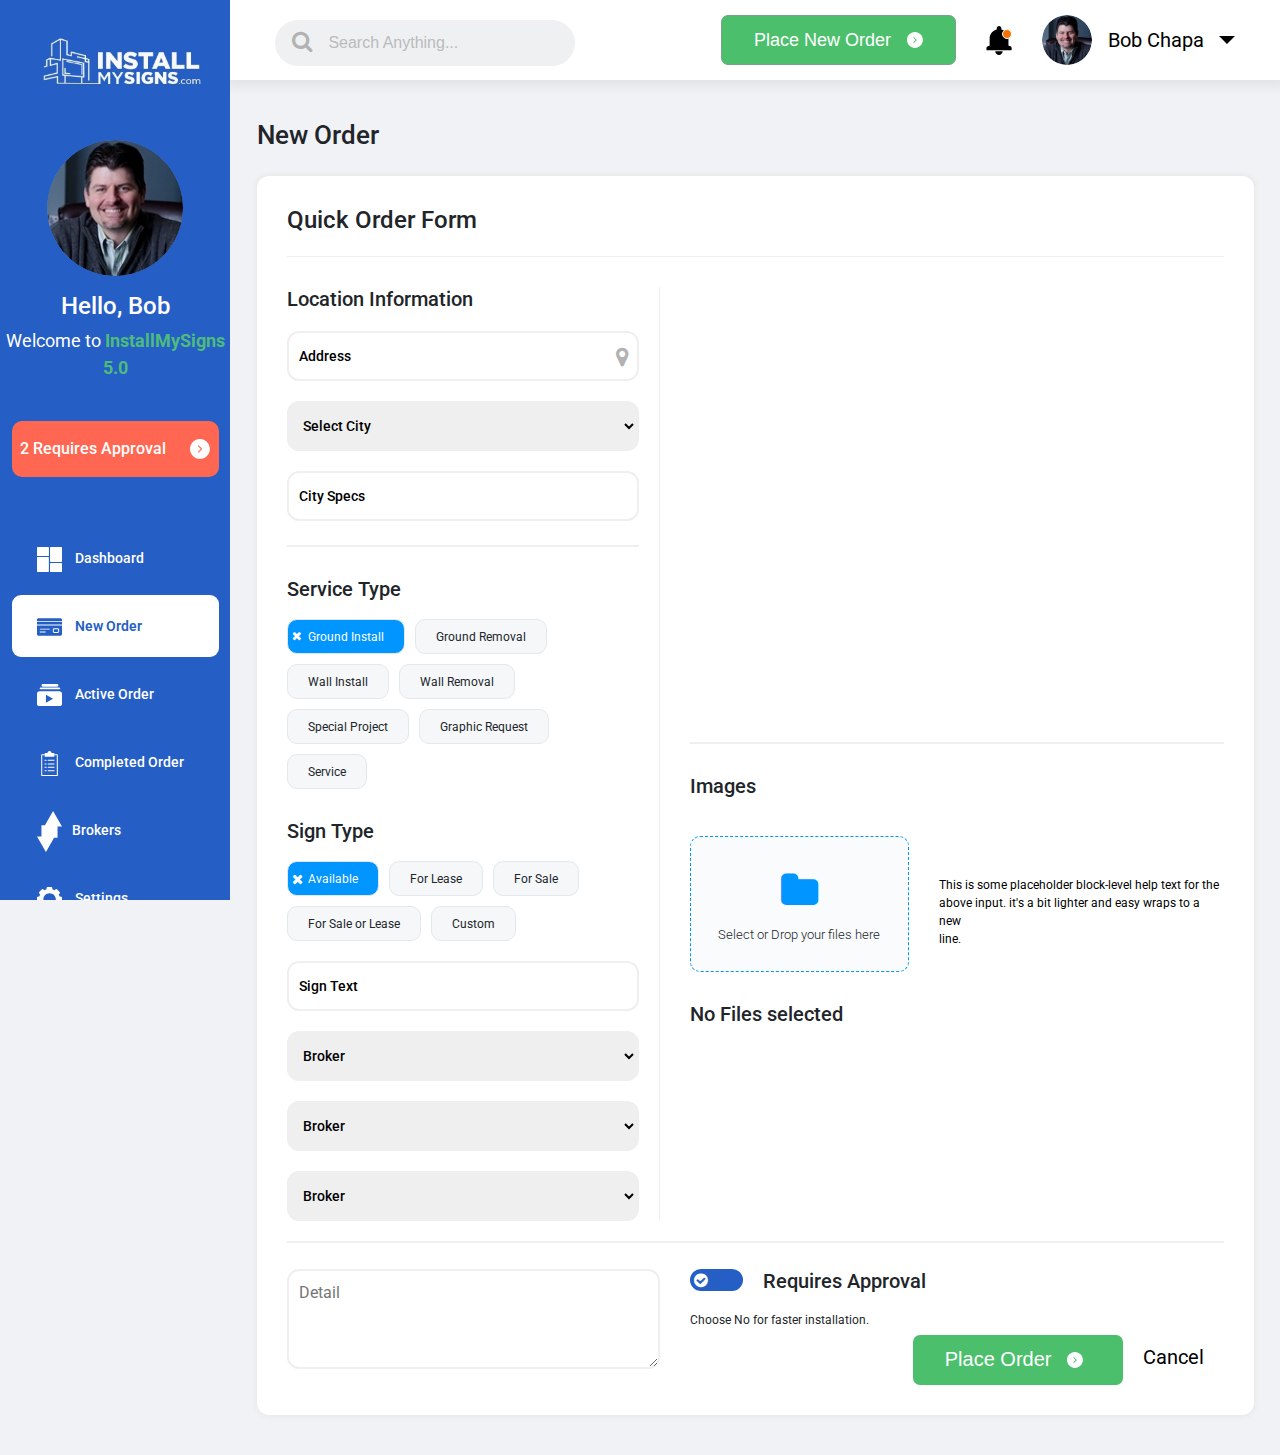
<file: new-order.html>
<!doctype html>
<html lang="en">

<head>
    <title> Install Mysigns </title>

    <!-- Required meta tags -->
    <meta charset="utf-8">
    <meta name="viewport" content="width=device-width, initial-scale=1, shrink-to-fit=no">
    <link rel="stylesheet" href="https://cdn.jsdelivr.net/npm/bootstrap@4.5.3/dist/css/bootstrap.min.css">
    <link rel="stylesheet" href="https://cdnjs.cloudflare.com/ajax/libs/font-awesome/4.7.0/css/font-awesome.min.css">
    <link href="https://fonts.googleapis.com/css2?family=Roboto:wght@300;400;500;700&display=swap" rel="stylesheet">


    <link rel="stylesheet" href="css/completed-order.css"> 
    <link rel="stylesheet" href="css/css.css">


</head>

<body>

    <div class="container-fluid p-0">
	

        <div class="main-box">
		
		
<div id="contentdiv">
<div id="btnleft"><i class="fa fa-bars" aria-hidden="true"></i></a></div>
</div>


<div id="slidediv">
            <div class="left-nav">
                <div class="logo">
                    <img src="images/logo.png" alt="logo">
                </div>
                <div class="profile-image-bx">
                    <div class="profile-box">
                        <img src="images/profile-image.png" alt="Profile Image">
                    </div>
                    <h1> Hello, Bob</h1>
                    <p> Welcome to <span> InstallMySigns 5.0 </span> </p>
                </div>
                <div class="box-requires">
                    <a href="javascript:void(0)"> 2 Requires Approval 
                        <svg xmlns="http://www.w3.org/2000/svg" width="20" height="20"
                            viewBox="-298 390.7 13.3 13.3" style="enable-background:new -298 390.7 13.3 13.3;" xml:space="preserve">                   
                        <path class="st0" d="M-291.4,390.7c-3.7,0-6.6,3-6.6,6.6s3,6.6,6.6,6.6c3.7,0,6.6-3,6.6-6.6S-287.7,390.7-291.4,390.7z
                            M-292.1,399.6c-0.1,0.1-0.4,0.1-0.5,0c-0.1-0.1-0.1-0.4,0-0.5l1.8-1.8l-1.8-1.8c-0.1-0.1-0.2-0.3,0-0.5c0.1-0.1,0.3-0.2,0.5,0
                            c0,0,0,0,0,0l2.3,2.3L-292.1,399.6z"/>
                        </svg>
                   </a>
                </div>

                <nav>
                    <ul class="nav-bar">
                        <li>
                            <a href="index.html" >
                                <svg xmlns="http://www.w3.org/2000/svg" width="25" height="25" viewBox="-291 383 28 28">
                                <path class="st0" d="M-277.7,395v15.3c0,0.4-0.3,0.7-0.7,0.7h-12c-0.4,0-0.6-0.3-0.7-0.7V395c0-0.4,0.3-0.7,0.7-0.7v0h12
                                    C-278,394.4-277.7,394.7-277.7,395z M-278.3,383h-12c-0.4,0-0.7,0.3-0.7,0.7v8.7c0,0.4,0.3,0.6,0.7,0.7h12c0.4,0,0.7-0.3,0.7-0.7
                                    v-8.7C-277.7,383.3-278,383-278.3,383z M-263.7,401h-12c-0.4,0-0.7,0.3-0.7,0.7v8.7c0,0.4,0.3,0.6,0.7,0.7h12c0.4,0,0.7-0.3,0.7-0.7
                                    v-8.7C-263.1,401.3-263.3,401-263.7,401z M-263.7,383h-12c-0.4,0-0.7,0.3-0.7,0.7V399c0,0.4,0.3,0.6,0.7,0.7h12
                                    c0.4,0,0.7-0.3,0.7-0.7v-15.3C-263.1,383.3-263.3,383-263.7,383z"/>
                                </svg> Dashboard </a>
                        </li>
                        <li>
                            <a href="new-order.html" class="active">
                                <svg xmlns="http://www.w3.org/2000/svg" width="25" height="20" viewBox="-291 387.5 28 19.5">
                                    <path class="st0" d="M-291,405.4c0,0.9,0.7,1.6,1.6,1.6c0,0,0,0,0,0h24.8c0.9,0,1.6-0.7,1.6-1.6c0,0,0,0,0,0v-9.8H-291V405.4z
                                        M-273.3,402.3v-2.1c0-0.9,0.7-1.6,1.6-1.6c0,0,0,0,0,0h3.9c0.9,0,1.6,0.7,1.6,1.6c0,0,0,0,0,0v2.1c0,0.9-0.7,1.6-1.6,1.6
                                        c0,0,0,0,0,0h-3.9C-272.6,403.9-273.3,403.2-273.3,402.3C-273.3,402.3-273.3,402.3-273.3,402.3z M-287.5,399.1h10.5
                                        c0.3,0,0.5,0.2,0.5,0.5c0,0.3-0.2,0.5-0.5,0.5h-10.5c-0.3,0-0.5-0.3-0.5-0.6C-288,399.4-287.8,399.2-287.5,399.1z M-287.5,402.3h5.8
                                        c0.3,0,0.5,0.2,0.5,0.5c0,0.3-0.2,0.5-0.5,0.5h-5.8c-0.3,0-0.5-0.2-0.5-0.5C-288,402.5-287.8,402.3-287.5,402.3z M-291,391.5h28v3
                                        h-28V391.5z M-263,389v1.4h-28V389c0,0,0,0,0,0c0-0.9,0.7-1.6,1.6-1.6h24.8c0,0,0,0,0,0C-263.7,387.5-263,388.2-263,389z
                                        M-272.2,402.3v-2.1c0-0.3,0.2-0.5,0.5-0.5h3.9c0.3,0,0.5,0.2,0.5,0.5v2.1c0,0.3-0.2,0.5-0.5,0.5h-3.9
                                        C-272,402.9-272.2,402.6-272.2,402.3z"/>
                                    </svg> New Order </a>
                        </li>
                        <li>
                            <a href="javascript:void(0)">
                                <svg xmlns="http://www.w3.org/2000/svg" width="25" hieght="20" viewBox="-291 384 28 25">                                
                                <path class="st0" d="M-266,392h-22c-1.7,0-3,1.3-3,3v11c0,1.7,1.3,3,3,3h22c1.7,0,3-1.3,3-3v-11C-263,393.3-264.3,392-266,392z
                                    M-281,405v-9l8,4.5L-281,405z M-288,389c0-0.6,0.4-1,1-1h21c0.6,0,1,0.4,1,1s-0.4,1-1,1h-21C-287.6,390-288,389.6-288,389z
                                    M-286,385.5c0-0.8,0.7-1.5,1.5-1.5h16c0.8,0,1.5,0.7,1.5,1.5s-0.7,1.5-1.5,1.5h-16C-285.3,387-286,386.3-286,385.5z"/>
                                </svg> Active Order </a>
                        </li>
                        <li>
                            <a href="completed-order.html">
                                <svg xmlns="http://www.w3.org/2000/svg" width="25" height="25" viewBox="-291 376.2 27.9 41.8">
                                <path class="st0" d="M-263.2,382.4c0-0.5-0.4-0.9-0.9-0.9h-4.9v-1.6c-0.1-0.3-0.4-0.5-0.7-0.4h-3.8c-0.2-1.8-1.7-3.2-3.5-3.3
                                    c-1.8,0.1-3.3,1.5-3.5,3.3h-3.8c-0.3,0-0.6,0.1-0.7,0.4v1.6h-5c-0.5,0-0.9,0.4-0.9,0.9v34.8c0,0.5,0.4,0.9,0.9,0.9h26.1
                                    c0.5,0,0.9-0.4,0.9-0.9L-263.2,382.4z M-289.2,416.2L-289.2,416.2l0-33h4.1v2.2c0.2,0.2,0.4,0.4,0.7,0.4h14.7c0.3,0,0.6-0.2,0.7-0.4
                                    v-2.2h4.1l0.1,33H-289.2z M-268.6,391.8c0,0.5-0.4,0.9-0.9,0.9c0,0,0,0,0,0h-9.7c-0.5,0-0.9-0.4-0.9-0.9c0-0.5,0.4-0.9,0.9-0.9h9.7
                                    C-269,390.9-268.6,391.3-268.6,391.8z M-281.7,391.8c0,0.5-0.4,0.9-0.9,0.9c0,0,0,0,0,0h-2c-0.5,0-0.9-0.4-0.9-0.9
                                    c0-0.5,0.4-0.9,0.9-0.9c0,0,0,0,0,0h2C-282.1,390.9-281.7,391.3-281.7,391.8z M-281.7,397.8c0,0.5-0.4,0.9-0.9,0.9c0,0,0,0,0,0h-2
                                    c-0.5,0-0.9-0.4-0.9-0.9c0-0.5,0.4-0.9,0.9-0.9c0,0,0,0,0,0h2C-282.1,396.9-281.7,397.3-281.7,397.8z M-281.7,403.5
                                    c0,0.5-0.4,0.9-0.9,0.9c0,0,0,0,0,0h-2c-0.5,0-0.9-0.4-0.9-0.9c0-0.5,0.4-0.9,0.9-0.9c0,0,0,0,0,0h2
                                    C-282.1,402.6-281.7,403-281.7,403.5z M-281.7,409.3c0,0.5-0.4,0.9-0.9,0.9c0,0,0,0,0,0h-2c-0.5,0-0.9-0.4-0.9-0.9
                                    c0-0.5,0.4-0.9,0.9-0.9c0,0,0,0,0,0h2C-282.1,408.4-281.7,408.8-281.7,409.3z M-268.6,397.8c0,0.5-0.4,0.9-0.9,0.9c0,0,0,0,0,0l0,0
                                    h-9.7c-0.5,0-0.9-0.4-0.9-0.9c0-0.5,0.4-0.9,0.9-0.9h9.7C-269,396.9-268.6,397.3-268.6,397.8z M-268.6,403.5c0,0.5-0.4,0.9-0.9,0.9
                                    c0,0,0,0,0,0h-9.7c-0.5,0-0.9-0.4-0.9-0.9c0-0.5,0.4-0.9,0.9-0.9h9.7C-269,402.6-268.6,403-268.6,403.5z M-268.6,409.3
                                    c0,0.5-0.4,0.9-0.9,0.9c0,0,0,0,0,0l0,0h-9.7c-0.5,0-0.9-0.4-0.9-0.9c0-0.5,0.4-0.9,0.9-0.9h9.7C-269,408.4-268.6,408.8-268.6,409.3
                                    z"/>
                                </svg> Completed Order </a>
                        </li>
                        <li>
                            <a href="javascript:void(0)">
                                <svg xmlns="http://www.w3.org/2000/svg" width="25" hight="25" viewBox="-291 374 28 46">                               
                                <path class="st0" d="M-263,391.5h-5V404h-3.9l-9.1,16l-10-17.5h0l0,0h5V390h3.9l9.1-16L-263,391.5z"/>
                                </svg>Brokers </a>
                        </li>
                        <li>
                            <a href="javascript:void(0)">
                                <svg xmlns="http://www.w3.org/2000/svg" width="25" height="25" viewBox="-291 383 28 28">
                            <path class="st0" d="M-263.8,393.9l-1.9-0.3c-0.2-0.7-0.5-1.4-0.9-2.1l1.1-1.5c0.3-0.4,0.2-0.9-0.1-1.3l-3.1-3.1
                                c-0.3-0.3-0.9-0.4-1.3-0.1l-1.5,1.1c-0.7-0.4-1.4-0.6-2.1-0.9l-0.3-1.9c-0.1-0.5-0.5-0.8-1-0.8h-4.3c-0.5,0-0.9,0.4-1,0.8l-0.3,1.9
                                c-0.7,0.2-1.4,0.5-2.1,0.9l-1.5-1.1c-0.4-0.3-0.9-0.2-1.3,0.1l-3.1,3.1c-0.3,0.3-0.4,0.9-0.1,1.3l1.1,1.5c-0.4,0.7-0.6,1.4-0.9,2.1
                                l-1.9,0.3c-0.5,0.1-0.8,0.5-0.8,1v4.3c0,0.5,0.4,0.9,0.8,1l1.9,0.3c0.2,0.7,0.5,1.4,0.9,2.1l-1.1,1.5c-0.3,0.4-0.2,0.9,0.1,1.3
                                l3.1,3.1c0.3,0.3,0.9,0.4,1.3,0.1l1.5-1.1c0.7,0.4,1.4,0.6,2.1,0.9l0.3,1.9c0.1,0.5,0.5,0.8,1,0.8h4.3c0.5,0,0.9-0.4,1-0.8l0.3-1.9
                                c0.7-0.2,1.4-0.5,2.1-0.9l1.5,1.1c0.4,0.3,0.9,0.2,1.3-0.1l3.1-3.1c0.3-0.3,0.4-0.9,0.1-1.3l-1.1-1.5c0.4-0.7,0.6-1.4,0.9-2.1
                                l1.9-0.3c0.5-0.1,0.8-0.5,0.8-1v-4.3C-263,394.3-263.4,393.9-263.8,393.9z M-272,402c-1.3,1.3-3.1,2.1-4.9,2.1c-3.9,0-7-3.1-7-7
                                s3.1-7,7-7c3.9,0,7,3.1,7,7C-270,398.9-270.7,400.6-272,402z"/>
                            </svg> Settings </a>
                        </li>
                    </ul>
                </nav>
              </div>
            </div>
            <div class="right-box">
                <div class="top-header">
                    <div class="row m-0">
                        <div class="col-md-4">
                            <div class="search-bx">
                                <input type="text" name="search" class="input-search-bx" placeholder="Search Anything...">
                                <span class="search-icon"> <i class="fa fa-search"></i> </span>
                            </div>
                        </div>
                        <div class="col-md-8">
                            <ul class="right-top-hd">
                                <li>
                                    <div class="place-new-btn"><a href="javascript:void(0)"> Place New Order 
                                        <svg xmlns="http://www.w3.org/2000/svg" width="16" height="16" viewBox="-298 390.7 13.3 13.3">                   
                                    <path class="st0" d="M-291.4,390.7c-3.7,0-6.6,3-6.6,6.6s3,6.6,6.6,6.6c3.7,0,6.6-3,6.6-6.6S-287.7,390.7-291.4,390.7z
                                        M-292.1,399.6c-0.1,0.1-0.4,0.1-0.5,0c-0.1-0.1-0.1-0.4,0-0.5l1.8-1.8l-1.8-1.8c-0.1-0.1-0.2-0.3,0-0.5c0.1-0.1,0.3-0.2,0.5,0
                                        c0,0,0,0,0,0l2.3,2.3L-292.1,399.6z"/>
                                    </svg>
                                    </a> </div>
                                </li>
                                <li>
                                    <div class="notification">
                                        <svg xmlns="http://www.w3.org/2000/svg" width="26" height="29" viewBox="-292 382.1 26.1 29.9">                               
                                        <path class="st0" d="M-282.8,408.2h7.6c0,2.1-1.7,3.8-3.8,3.8C-281.1,412-282.8,410.3-282.8,408.2z M-268.1,402.8
                                            c-0.6,0-1.1-0.5-1.1-1.1c0,0,0,0,0,0v-6.5c0-4.5-3-8.4-7.3-9.5v-1.1c0-1.4-1.1-2.4-2.4-2.4c-1.4,0-2.4,1.1-2.4,2.4c0,0,0,0,0,0v1.1
                                            c-4.3,1.1-7.3,5-7.3,9.5v6.5c0,0.6-0.5,1.1-1.1,1.1c-1.2,0-2.2,1-2.2,2.2v1.6c0,0.3,0.2,0.5,0.5,0.5c0,0,0,0,0,0h25
                                            c0.3,0,0.5-0.2,0.5-0.5v-1.6C-265.9,403.7-266.9,402.8-268.1,402.8z"/>
                                        </svg>
                                    </div>
                                </li>
                                <li>
                                    <div class="hd-profile dropdown-toggle" type="button" data-toggle="dropdown">
                                        <div class="top-profile-img">
                                            <img src="images/profile-image.png" alt="Profile Image">
                                        </div>
                                        Bob Chapa
                                    </div>
                                    <div class="dropdown-menu dropdown-profile">
                                        <a class="dropdown-item" href="#"> Profile </a>
                                        <a class="dropdown-item" href="#"> LogOut</a>
                                    </div>
                                </li>
                            </ul>
                        </div>
                    </div>
                </div>

      
	  
	  
<div class="middel-section">
<div class="row">
<div class="col-md-12">
<h2 class="title-header"> New Order </h2>
</div>
</div>

<div class="row">
<div class="col-md-12">
<div class="completed-map-view mt-0">

<div class="new_order">
<h3 class="inner-title">Quick Order Form</h3>
</div>

<div class="row">
<div class="col-md-5">
<div class="order-form">
<div class="information">
<h3 class="title">Location Information</h3>
<div class="field top-address">
<input type="text" name="address" class="input-bx" placeholder="Address">
<span class="address"> <i class="fa fa-map-marker"></i> </span>
</div>


<div class="field">
<select class="input-bx">
<option selected="0">Select City </option>
<option> Test </option>
<option> Test </option>
<option> Test </option>
</select>
</div>
<div class="field">
<input type="text" name="address" class="input-bx" placeholder="City Specs">
</div>

<br>
<div class="bd"></div>

<h3 class="title">Service Type</h3>
<ul class="service-type">
<li class="active">Ground Install</li>
<li>Ground Removal</li>
<li>Wall Install</li>
<li>Wall Removal</li>
<li>Special Project</li>
<li>Graphic Request</li>
<li>Service</li>
</ul>



<h3 class="title">Sign Type</h3>
<ul class="service-type2">
<li class="active">Available</li>
<li>For Lease</li>
<li>For Sale</li>
<li>For Sale or Lease</li>
<li>Custom</li>
</ul>

<div class="field">
<input type="text" name="address" class="input-bx" placeholder="Sign Text">
</div>

<div class="field">
<select class="input-bx">
<option selected="0">Broker</option>
<option> Test </option>
<option> Test </option>
</select>
</div>

<div class="field">
<select class="input-bx">
<option selected="0">Broker</option>
<option> Test </option>
<option> Test </option>
</select>
</div>


<div class="field">
<select class="input-bx">
<option selected="0">Broker</option>
<option> Test </option>
<option> Test </option>
</select>
</div>


</div>
</div>
</div>




<div class="col-md-7">
<div class="new-order-right">
<div class="new-order-map">
<iframe src="https://www.google.com/maps/embed?pb=!1m18!1m12!1m3!1d3176.0409892059256!2d-95.71446378435816!3d37.24673495013523!2m3!1f0!2f0!3f0!3m2!1i1024!2i768!4f13.1!3m3!1m2!1s0x87b82ca0eefb01ad%3A0x6d6469b774981481!2sThe%20Church%20of%20Jesus%20Christ%20of%20Latter-day%20Saints!5e0!3m2!1sen!2sin!4v1639490591064!5m2!1sen!2sin" style="border:0; width: 100%;" allowfullscreen="" loading="lazy"></iframe>
</div>
<br><br>
<div class="bd"></div>
<div class="information">
<h3 class="title">Images</h3>

<div class="files-upload">
<div class="file-drop-area">
<span class="fake-btn"><i class="fa fa-folder" aria-hidden="true"></i></span>
<span class="file-msg">Select or Drop your files here</span>
<input class="file-input" type="file" multiple>
</div>
<div class="cont">This is some placeholder block-level help text for the<br> above input. it's a bit lighter and easy wraps to a new<br> line.</div>
</div>
<h3 class="title">No Files selected</h3>
</div>
</div>
</div>

<div class="col-md-12">
<div class="bd" style="margin-top:20px;"></div>
</div>
<br><br>
<div class="col-md-12">
<div class="row">
<div class="col-md-5">
<div class="new-order-detail">
<div class="field">
<textarea name="address" class="input-bx" placeholder="Detail"></textarea>
</div>
</div>
</div>


<div class="col-md-7">
<div class="approval">
<ul class="switcher-bx">
<li>
<div class="map-view" style="display: block;"> <i class="fa fa-check-circle"></i> </div>
</li>
<li>
<div class="grid-view" style="display: none;"><i class="fa fa-check-circle"></i> </div>
</li>
</ul>
<h3 class="title">Requires Approval</h3>
<p>Choose No for faster installation.</p>
</div>

<div class="approval-btans">
<div class="place-new-btn"><a href="javascript:void(0)"> Place Order 
<svg xmlns="http://www.w3.org/2000/svg" width="16" height="16" viewBox="-298 390.7 13.3 13.3">                   
<path class="st0" d="M-291.4,390.7c-3.7,0-6.6,3-6.6,6.6s3,6.6,6.6,6.6c3.7,0,6.6-3,6.6-6.6S-287.7,390.7-291.4,390.7z
M-292.1,399.6c-0.1,0.1-0.4,0.1-0.5,0c-0.1-0.1-0.1-0.4,0-0.5l1.8-1.8l-1.8-1.8c-0.1-0.1-0.2-0.3,0-0.5c0.1-0.1,0.3-0.2,0.5,0
c0,0,0,0,0,0l2.3,2.3L-292.1,399.6z"></path>
</svg>
</a> </div>


<a href="#">Cancel</a>
</div>

</div>
</div>

</div>


</div>
</div>
</div>
</div>	  


</div>
</div>
</div>


    <script src="https://code.jquery.com/jquery-3.5.1.slim.min.js"></script>
    <script src="https://cdn.jsdelivr.net/npm/bootstrap@4.5.3/dist/js/bootstrap.bundle.min.js"></script>

    <script src="https://cdnjs.cloudflare.com/ajax/libs/jquery/2.1.3/jquery.min.js"></script>
    <script>
        $(function() {
            $(".acc__title").click(function(j) {
                var dropDown = $(this).closest(".acc__card").find(".acc__panel");
                $(this).closest(".acc").find(".acc__panel").not(dropDown).slideUp();

                if ($(this).hasClass("active")) {
                    $(this).removeClass("active");
                } else {
                    $(this).closest(".acc").find(".acc__title.active").removeClass("active");
                    $(this).addClass("active");
                }

                dropDown.stop(false, true).slideToggle();
                j.preventDefault();
            });
			
			$('ul.service-type li').click(function(){
			 $('ul.service-type li').removeClass('active');
			   $(this).addClass('active');
			
			});
			
		     $('ul.service-type2 li').click(function(){
			 $('ul.service-type2 li').removeClass('active');
			   $(this).addClass('active');
			
			});
			
			            $('.map-view').click(function() {
                $('.grid-view, .grid-data').css('display', 'block');
                $('.grid-view + span.grid-txt').css({
                    display: 'block',
                    color: '#255ec5'
                });
                $('.map-view, .map-data').css('display', 'none');
                $('.map-view + span.map-txt').css({
                    color: '#939393'
                });
            });
            $('.grid-view').click(function() {
                $('.map-view, .map-data').css('display', 'block');
                $('.map-view + span.map-txt').css({
                    display: 'block',
                    color: '#255ec5'
                });
                $('.grid-view, .grid-data').css('display', 'none');
                $('.grid-view + span.grid-txt').css({
                    color: '#939393'
                });
            });
			
        });
    </script>




<script>

$(function(){
    $('#btnleft').click(function(){	
	  $('.left-nav').toggle('slow');   
     var clickedme = $('#btnleft i').hasClass("fa-bars");
		
		if(clickedme)
		{
			$('#btnleft i').removeClass('fa fa-bars');
			$('#btnleft i').addClass('fa fa-times');
		}
		else
		{
			$('#btnleft i').removeClass('fa fa-times');
			$('#btnleft i').addClass('fa fa-bars');	
		}
	});
	});
	

  
</script>




<script>
var $fileInput = $('.file-input');
var $droparea = $('.file-drop-area');

// highlight drag area
$fileInput.on('dragenter focus click', function() {
  $droparea.addClass('is-active');
});

// back to normal state
$fileInput.on('dragleave blur drop', function() {
  $droparea.removeClass('is-active');
});

// change inner text
$fileInput.on('change', function() {
  var filesCount = $(this)[0].files.length;
  var $textContainer = $(this).prev();

  if (filesCount === 1) {
    // if single file is selected, show file name
    var fileName = $(this).val().split('\\').pop();
    $textContainer.text(fileName);
  } else {
    // otherwise show number of files
    $textContainer.text(filesCount + ' files selected');
  }
});

</script>



</body>

</html>
</file>
<file: css/css.css>
body {
    padding: 0;
    margin: 0;
    background: #f1f2f6;
    font-family: 'Roboto', sans-serif;
}

img {
    max-width: 100%;
}

ul li {
    list-style: none;
}

.main-box {
    width: 100%;
    display: flex;
    justify-content: space-between;
}

.left-nav {
    width: 18%;
    background: #255ec5;
    z-index: 1;
    position: fixed;
    height: 100%;
    overflow-y: scroll;
    overflow-x: hidden;
}

.left-nav::-webkit-scrollbar {
    width: 5px;
}

.left-nav::-webkit-scrollbar-track {
    background: #f2f4f3;
    border-radius: 23px;
}

.left-nav::-webkit-scrollbar-thumb {
    background-color: blue;
    border-radius: 6px;
}

.logo {
    margin: 38px 0 0 41px;
}

.profile-box {
    height: 136px;
    width: 136px;
    overflow: hidden;
    border-radius: 50%;
    margin: auto;
}

.profile-box img {
    width: 100%;
    height: 100%;
}

.profile-image-bx {
    margin: 52px 0 0 0;
}

.profile-image-bx h1 {
    text-align: center;
    color: #fff;
    font-size: 24px;
    padding: 16px 0 6px 0;
    margin: 0px;
}

.profile-image-bx p {
    text-align: center;
    color: #fff;
    font-size: 18px;
    font-weight: 400;
}

.profile-image-bx p span {
    color: #4dbb7e;
    font-weight: 700;
}

.box-requires a {
    background: #ff6752;
    height: 56px;
    width: 90%;
    margin: auto;
    display: flex;
    align-items: center;
    justify-content: center;
    border-radius: 10px;
    font-weight: 500;
    font-size: 18px;
    color: #fff;
    text-decoration: none;
    transition: all 0.4s;
    margin-top: 40px;
    fill: #ffff;
}

.box-requires a:hover {
    background: #fff;
    color: #ff6752;
    fill: #ff6752;
}

.box-requires a svg {
    margin: 0 0px 0 24px;
}


/* Nav Bar Start */

ul.nav-bar {
    padding: 0px;
    margin: 0;
    list-style: none;
    width: 90%;
    margin: auto;
    margin-top: 50px;
}

ul.nav-bar li {
    padding: 0;
    margin: 0;
    line-height: 30px;
    display: block;
    margin: 6px 0;
}

ul.nav-bar li a {
    color: #fff;
    border: 1px solid transparent;
    display: block;
    line-height: 60px;
    border-radius: 9px;
    font-weight: 500;
    font-size: 17px;
    font-weight: 500;
    text-decoration: none;
    transition: all 0.5s;
    fill: #fff;
    padding: 0 24px;
}

ul.nav-bar li a svg {
    margin-right: 10px;
}

ul.nav-bar li a:hover {
    background: #fff;
    color: #255fc3;
    font-weight: 600;
    fill: #255fc3;
}

ul.nav-bar li a.active {
    background: #fff;
    color: #255fc3;
    font-weight: 600;
    fill: #255fc3;
}

.right-box {
    width: 100%;
    padding-left: calc(100% - 82%);
}

.top-header {
    background: #fff;
    height: 80px;
    box-shadow: 1px 3px 9px 4px rgb(62 62 62 / 7%);
    padding: 0 30px;
}

.search-bx {
    padding: 0px;
    margin: 0px;
    position: relative;
}

.input-search-bx {
    border: 1px solid #eff0f2;
    border-radius: 30px;
    background: #eff0f2;
    width: 300px;
    height: 46px;
    margin: 20px 0 0 0px;
    padding: 0 0 0 52px;
    font-weight: 300;
    font-family: sans-serif;
    outline: none;
}

input.input-search-bx::placeholder {
    color: #babbbd;
    font-family: inherit;
    font-weight: 500;
}

span.search-icon {
    position: absolute;
    top: 25px;
    left: 17px;
    color: #b2b2b4;
    font-size: 22px;
}

ul.right-top-hd {
    display: flex;
    padding: 0px;
    margin: 0px;
    justify-content: flex-end;
    align-items: center;
    height: 80px
}

ul.right-top-hd li {
    padding: 0 0px 0 30px;
    margin: 0px;
}

.place-new-btn a {
    background: #4bbf6c;
    border: 1px solid #74a585;
    border-radius: 7px;
    height: 50px;
    display: flex;
    align-items: center;
    padding: 0 32px;
    color: #fff;
    font-weight: 400;
    font-size: 18px;
    font-family: sans-serif;
    text-decoration: none;
    transition: all 0.5s;
    fill: #fff
}

.place-new-btn a svg {
    margin: 0 0 0 16px;
}

.place-new-btn a:hover {
    background: #32a954;
}

.notification {
    padding: 0px;
    margin: 0px;
    cursor: pointer;
    position: relative
}

.notification::after {
    content: '';
    position: absolute;
    width: 10px;
    height: 10px;
    background: #fb7200;
    border-radius: 50%;
    top: 3px;
    right: 0px;
    border: 1px solid #fff;
}

.hd-profile {
    display: flex;
    align-items: center;
    color: #000;
    font-family: 'Roboto', sans-serif;
    font-weight: 400;
    font-size: 20px;
}

.top-profile-img {
    width: 50px;
    height: 50px;
    padding: 0px;
    overflow: hidden;
    border-radius: 50%;
    margin-right: 16px;
}

.top-profile-img img {
    width: 100%;
    height: 100%;
}

.hd-profile svg {
    margin: 0 0 0 16px;
}

.dropdown-profile {
    width: 185px;
    margin: 15px 0 0 0;
    border-radius: 1px;
    border: 1px solid #e5e5e5;
    padding: 0px;
}

.dropdown-profile a {
    padding: 8px 15px;
    font-size: 15px;
}

.dropdown-profile a:hover {
    background: #255ec5;
    color: #fff;
}

.dropdown-toggle::after {
    display: inline-block;
    margin-left: 15px;
    vertical-align: 0.255em;
    content: "";
    border-top: 0.4em solid;
    border-right: 0.4em solid transparent;
    border-bottom: 0;
    border-left: 0.4em solid transparent;
}


/* Middel Section */

.middel-section {
    width: 95%;
    margin: auto;
    margin-top: 40px;
}

.new-order {
    background: #fff;
    height: 400px;
    border-radius: 12px;
    box-shadow: 0 0 4px 2px #b9b7b742;
    padding: 16px 20px;
}

.header-table {
    font-size: 24px;
    font-weight: 700;
    font-family: 'Roboto';
    padding: 0 0 13px 0;
}

table.table-order tr th {
    border: none;
    color: #7d7d7d;
    font-weight: 500
}

table.table-order tr td {
    border: none;
    font-weight: 500;
    font-size: 15px;
}

.order-bx::-webkit-scrollbar {
    width: 8px;
}

.order-bx {
    scrollbar-width: thin;
    scrollbar-color: red;
    height: 320px;
    overflow: auto;
    overflow-x: hidden;
}

.order-bx::-webkit-scrollbar-track {
    background: #f2f4f3;
    border-radius: 23px;
}

.order-bx::-webkit-scrollbar-thumb {
    background-color: #065ade;
    border-radius: 6px;
}

.requires-approval-bx {
    background-image: linear-gradient(to bottom right, #f29063, #e35443);
    height: 400px;
    border-radius: 12px;
    box-shadow: 0 0 4px 2px #b9b7b742;
    padding: 16px 20px;
    width: 94%;
    margin: auto;
}

.requires-approval-hd {
    display: flex;
    padding: 0px;
    margin: 0px;
    justify-content: space-between;
}

.requires-txt ul {
    display: flex;
    padding: 0px;
    margin: 0px;
}

.requires-txt ul li:first-child {
    color: #fff;
    border: 2px solid #fff;
    width: 33px;
    height: 32px;
    border-radius: 12px;
    display: flex;
    align-items: center;
    justify-content: center;
    font-weight: 600;
    font-size: 20px;
}

.requires-txt ul li:nth-child(2) {
    color: #fff;
    font-weight: 600;
    padding: 0px 0 0 14px;
    font-size: 20px;
}

.dropdown-icon {
    fill: rgb(255 255 255 / 50%);
}

.projects-tst {
    color: #ffffff94;
    font-family: Roboto;
    padding: 4px 0 0 0;
    margin: 0px;
    font-size: 17px;
    font-weight: 400;
}

.middel-requires {
    padding: 0px;
    margin: 25px 0;
}

.middel-requires ul {
    padding: 0px;
    margin: 0px;
    display: flex;
}

.img-requires {
    width: 160px;
    height: 109px;
    padding: 0px;
    margin: 0px;
    overflow: hidden;
}

.img-requires img {
    width: 100%;
    height: 100%;
}

li.requires-right-txt {
    padding: 0px;
    font-family: 'Roboto', sans-serif;
    padding: 0 0 0 16px;
}

li.requires-right-txt h2 {
    color: #e7e7e7;
    font-size: 21px;
    padding: 0px 0 0 14px;
    margin: 0px;
    font-weight: 400;
    position: relative;
}

li.requires-right-txt h2::before {
    content: '';
    position: absolute;
    left: 0;
    width: 10px;
    height: 10px;
    background: #ffc61f;
    border-radius: 50%;
    top: 8px;
}

li.requires-right-txt h3 {
    color: rgb(255 255 255 / 58%);
    font-size: 17px;
    font-weight: 400;
    margin: 0;
    padding: 10px 0;
}

li.requires-right-txt h3 span {
    border-left: 1px solid #fff;
    font-weight: 500;
    color: #fff;
    padding: 0 0 0 8px;
    margin-left: 9px;
}

li.requires-right-txt a {
    text-decoration: none;
    background: #fff;
    width: 100%;
    border-radius: 5px;
    display: flex;
    align-items: center;
    justify-content: center;
    color: #e65f49;
    font-weight: 500;
    height: 37px;
    fill: #e65f49;
    transition: 0.5s;
    margin-top: 5px;
}

li.requires-right-txt a:hover {
    background: #255ec5;
    fill: #fff;
    color: #fff;
}

li.requires-right-txt a svg {
    margin-left: 10px;
}

.current-order {
    background-image: linear-gradient(to bottom right, #005be7, #1a4b98);
    height: 400px;
    border-radius: 12px;
    box-shadow: 0 0 4px 2px #b9b7b742;
    padding: 16px 20px;
}

table.table-installs {
    margin: 24px 0 0 0;
}

table.table-installs tr td h3 {
    color: #fff;
    font-size: 18px;
    font-weight: 600;
    border-right: 1px solid rgb(255 255 255 / 28%);
    position: relative;
    padding: 0 0 0 24px;
}

table.table-installs tr td h3::before {
    content: '';
    position: absolute;
    left: 0;
    width: 10px;
    height: 10px;
    background: #ffc61f;
    border-radius: 50%;
    top: 5px;
}

table.table-installs tr td {
    color: rgb(255 255 255 / 58%);
    font-family: 'Roboto', sans-serif;
    border: none;
    margin: 0px;
    padding: 6px 0;
}

table.table-installs tr td:nth-child(2) {
    padding: 0 0 0 68px;
}

table.table-installs tr td h3 span {
    font-weight: 400;
}


/* home accordion first section */

.table-reponsive.order-bx.maplist-data {
    height: 460px;
    margin-top: -14px;
}

.productionp-txt {
    color: #fb7200;
    position: relative;
    padding: 0 0 0 23px;
}

.productionp-txt::before {
    content: '';
    position: absolute;
    width: 14px;
    height: 14px;
    top: 5px;
    left: 2px;
    background: #fb7200;
    border-radius: 50%;
}

.approved-txt {
    color: #4abe69;
    position: relative;
    padding: 0 0 0 23px;
}

.approved-txt::before {
    content: '';
    position: absolute;
    width: 14px;
    height: 14px;
    top: 5px;
    left: 2px;
    background: #4abe69;
    border-radius: 50%;
}

.be-scheduled-txt {
    color: #f5bf15;
    position: relative;
    padding: 0 0 0 23px;
}

.be-scheduled-txt::before {
    content: '';
    position: absolute;
    width: 14px;
    height: 14px;
    top: 5px;
    left: 2px;
    background: #f5bf15;
    border-radius: 50%;
}

.scheduled-txt {
    color: #005be7;
    position: relative;
    padding: 0 0 0 23px;
}

.scheduled-txt::before {
    content: '';
    position: absolute;
    width: 14px;
    height: 14px;
    top: 5px;
    left: 2px;
    background: #005be7;
    border-radius: 50%;
}

a.view-all-btn {
    text-align: center;
    background: #1f5edf;
    color: #fff;
    margin: auto;
    padding: 12px 30px;
    border-radius: 7px;
    text-decoration: none;
    display: flex;
    align-items: center;
    justify-content: center;
    width: 138px;
    transition: all 0.5s;
}

a.view-all-btn:hover {
    background: #1b479e;
}

.maplist-data table.table tr td {
    padding: 18px 0;
}


/* Accordion
================================================== */

.acc {
    margin: 0 auto;
    max-width: 100%;
}

.acc__card {
    margin: 30px 0;
    position: relative;
}

.acc__title {
    background: #fff;
    box-shadow: 0 0 4px 3px rgb(0 0 0 / 8%);
    color: #212121;
    cursor: pointer;
    display: block;
    padding: 1em 1.5em;
    position: relative;
    text-align: left;
    display: flex;
    border-radius: 10px;
    justify-content: space-between;
}

.title-hd {
    color: #272727;
    font-weight: 700;
    font-size: 24px;
    font-family: 'Roboto', sans-serif;
    display: flex;
    align-items: center;
}

.acc__title::before {
    content: 'Expand';
    position: absolute;
    right: 77px;
    font-weight: 400;
    color: #8d8a8a;
    font-size: 19px;
    top: 24px;
}

.acc__title.active::before {
    content: '';
    position: absolute;
    right: 77px;
    font-weight: 400;
    color: #8d8a8a;
    font-size: 19px;
    top: 24px;
}

.title-hd span {
    color: #57b873;
    border: 2px solid #57b873;
    width: 46px;
    height: 42px;
    display: inline-block;
    text-align: center;
    font-weight: 700;
    font-size: 20px;
    border-radius: 10px;
    margin-right: 10px;
    font-family: 'Roboto', sans-serif;
    line-height: 38px;
}

.acc__title::after {
    width: 44px;
    height: 44px;
    position: absolute;
    right: 10px;
    content: "\f105";
    font: normal normal normal 14px/1 FontAwesome;
    top: 17px;
    transform: rotate( 360deg);
    transition: all 0.2s ease-in-out;
    background: #1f5edf;
    border-radius: 50%;
    color: #ffff;
    text-align: center;
    padding: 7px 0 0 5px;
    font-size: 29px;
}

.acc__title.active::after {
    transform: rotate(450deg);
    transition: all 0.2s ease-in-out;
}

.acc__panel {
    background: #fff;
    color: #212121;
    display: none;
    margin: -8px 0 0 0;
    padding: 2em;
    text-align: left;
    box-shadow: -1px 3px 4px 3px rgb(0 0 0 / 8%);
    z-index: 1;
    position: relative;
    border-top: 1px solid #efefef;
}

.switch-hd {
    display: flex;
    align-items: center;
    justify-content: space-between;
}

.view-all-btn1 a {
    background: #1f5edf;
    color: #fff;
    margin: auto;
    padding: 12px 30px;
    border-radius: 7px;
    text-decoration: none;
    display: flex;
    align-items: center;
    justify-content: center;
    width: 138px;
    transition: all 0.5s;
}

.view-all-btn1 a:hover {
    background: #1b479e;
}


/*------ switch CSS ---------*/

.switch {
    position: relative;
    display: inline-block;
    width: 80px;
    height: 20px;
}

.switch input {
    display: none;
}

.switch {
    position: relative;
    display: inline-block;
    width: 90px;
    height: 34px;
}

.switch input {
    display: none;
}

.switch-bx {
    position: absolute;
    cursor: pointer;
    top: 0;
    left: 0;
    right: 0;
    bottom: 0;
    background-color: #255ec5;
    -webkit-transition: .4s;
    transition: .4s;
    border-radius: 34px;
}

.switch-bx:before {
    position: absolute;
    content: "";
    height: 26px;
    width: 26px;
    left: 4px;
    bottom: 4px;
    background-color: white;
    -webkit-transition: .4s;
    transition: .4s;
    border-radius: 50%;
}

span.switch-title {
    color: #1151b5;
    font-weight: 500;
    padding: 5px 10px 0 10px;
}

input:checked+.switch-bx {
    background-color: #2ab934;
}

input:focus+.switch-bx {
    box-shadow: 0 0 1px #2196F3;
}

input:checked+.switch-bx:before {
    -webkit-transform: translateX(26px);
    -ms-transform: translateX(26px);
    transform: translateX(55px);
}


/*------ ADDED CSS ---------*/

.switch-bx:after {
    content: "\f14a";
    color: white;
    display: block;
    position: absolute;
    transform: translate(-50%, -50%);
    top: 50%;
    left: 50%;
    font-size: 10px;
    font-family: Verdana, sans-serif;
    font: normal normal normal 16px/1 FontAwesome;
    text-rendering: auto;
    -webkit-font-smoothing: antialiased;
}

input:checked+.switch-bx:after {
    content: "\f2d3";
    font: normal normal normal 14px/1 FontAwesome;
    font-size: inherit;
    text-rendering: auto;
    -webkit-font-smoothing: antialiased;
}


/*--------- END --------*/

.accd-hd {
    display: flex;
    position: relative;
}

a.accd-view-all {
    background: #255ec5;
    color: #fff;
    border-radius: 4px;
    padding: 11px 25px;
    text-decoration: none;
    position: absolute;
    right: 0;
}

ul.map-list {
    display: flex;
    padding: 0px;
    margin: 38px 0 0 0;
    flex-wrap: wrap;
}

ul.map-list li {
    box-shadow: 0 0 8px 2px rgb(0 0 0 / 10%);
    width: 22%;
    height: auto;
    background: #fff;
    border-radius: 8px;
    padding: 16px;
    margin-left: 40px;
}

.map-list-hd {
    display: flex;
    align-items: center;
    justify-content: space-between;
}

.hd-title {
    color: #2c578c;
    font-family: 'Roboto';
    font-weight: 500;
    font-size: 14px;
}

.dot-icon i {
    color: #747171;
    font-size: 21px;
    cursor: pointer;
}

.map-img {
    width: 100%;
    height: 160px;
    overflow: hidden;
    border-radius: 8px;
    margin-top: 10px;
    margin-bottom: 10px;
}

.map-img img {
    width: 100%;
    height: 100%;
}

.descpt-txt {
    fill: #255EC5;
    font-weight: 600;
    font-family: 'Roboto';
}

.descpt-txt p {
    color: #b7b0b0;
    font-size: 12px;
    font-weight: 300;
}

#slidediv {
    display: block;
}

#contentdiv {
    clear: both;
    margin: 0 auto;
    max-width: 534px;
    display: none;
}


/*--------- NEW-ORDER PAGE CSS --------*/

.new_order {
    border-bottom: 1px solid #efefef;
}

.inner-title {
    font-size: 24px;
    font-family: 'Roboto';
    padding: 0 0 13px 0;
}

.order-form {
    border-right: 1px solid #efefef;
    padding-right: 20px;
}

.information {
    margin: 0px;
}

.information .title {
    font-size: 20px;
    margin-top: 30px;
}

.information .field {
    margin: 20px 0 0 0px;
}

.information .input-bx {
    border-color: #efefef;
    height: 50px;
}

.information ul {
    margin: 0px;
    padding: 0px;
    overflow: hidden;
    display: flex;
    flex-wrap: wrap;
}

.information ul li {
    height: 35px;
    background: #f5f7f9;
    border: 1px solid #e2e9ee;
    border-radius: 10px;
    text-align: center;
    font-size: 12px;
    margin: 10px 10px 0 0;
    line-height: 35px;
    padding: 0px 20px;
}

ul.service-type li.active {
    background: #0095ff;
    color: #fff;
    position: relative
}

ul.service-type li.active::before {
    content: "\f00d";
    position: absolute;
    top: 10px;
    left: 4px;
    font: normal normal normal 12px/1 FontAwesome
}

ul.service-type2 li.active {
    background: #0095ff;
    color: #fff;
    position: relative
}

ul.service-type2 li.active::before {
    content: "\f00d";
    position: absolute;
    top: 10px;
    left: 4px;
    font: normal normal normal 14px/1 FontAwesome
}

ul.service-type li {
    cursor: pointer
}

ul.service-type2 li {
    cursor: pointer
}

.bd {
    border: 1px solid #efefef;
}

.top-address {
    position: relative;
}

.top-address span {
    position: absolute;
    right: 0px;
    top: 10px;
    color: #b2b2b4;
    font-size: 22px;
}

span.address {
    right: 10px;
}

.new-order-right {
    padding: 0px;
}

.new-order-map {
    margin-top: 30px;
}

.new-order-map iframe {
    border-radius: 20px;
    height: 400px;
}

.files-upload {
    display: flex;
}

.files-upload .cont {
    font-size: 12px;
    color: #000;
    padding-top: 70px;
    padding-left: 30px;
}

.new-order-detail {
    margin: 0px;
}

.new-order-detail .input-bx {
    border-color: #efefef;
    height: 100px;
    padding: 10px;
}

.approval {
    margin: 0 0 0 0;
}

.approval ul {
    float: left;
}

.approval .title {
    font-size: 20px;
}

.approval p {
    font-size: 12px;
    padding-top: 10px;
}

.approval-btans {
    display: flex;
    float: right;
    margin-top: -10px;
}

.approval-btans .place-new-btn a {
    color: #fff;
    width: 210px;
}

.approval-btans a {
    color: #000;
    font-size: 20px;
    margin-right: 20px;
    border: 0px;
    text-decoration: none;
    line-height: 45px;
}

.file-drop-area {
    position: relative;
    text-align: center;
    align-items: center;
    width: 220px;
    margin-top: 30px;
    max-width: 100%;
    padding: 25px;
    border: 1px dashed #0095ff;
    background: #f9fbfd;
    border-radius: 10px;
    transition: 0.2s;
}

.fake-btn {
    margin-right: 0px;
    font-size: 40px;
    color: #0095ff;
}

.file-msg {
    font-size: small;
    font-weight: 300;
    line-height: 1.4;
    white-space: nowrap;
    overflow: hidden;
    text-overflow: ellipsis;
}

.file-input {
    position: absolute;
    left: 0;
    top: 0;
    height: 100%;
    width: 100%;
    cursor: pointer;
    opacity: 0;
}

.file-input:focus {
    outline: none;
}

.approval ul.switcher-bx {
    margin: 0 20px 0 0;
}


/*--------- NEW-ORDER PAGE CSS END --------*/


/*--------- switcher CSS START --------*/

ul.switcher-bx {
    background: #255ec5;
    height: 22px;
    width: 53px;
    border-radius: 24px;
    padding: 0px;
    margin: 0 34px 0 37px;
    transition: all 0.6s;
    display: flex;
}

.map-view {
    cursor: pointer;
    margin: -1px 0 0 3px!important;
}

.grid-view {
    float: right;
    display: none;
    cursor: pointer;
    margin: -1px 3px 0 0!important;
}

.grid-view i {
    margin: 0 0 0 7px;
}

span.map-txt {
    position: absolute;
    top: 0;
    left: -42px;
    color: #255ec5;
    font-weight: 500;
}

span.grid-txt {
    position: absolute;
    top: 0;
    right: -40px;
    color: #939393;
    font-weight: 500;
}

ul.switcher-bx li {
    width: 50%;
    border: 1px solid transparent;
    height: 22px;
    padding: 0px;
    margin: 0;
    color: #fff;
    position: relative;
}

.map-data,
.grid-data {
    margin-top: 40px;
}


/*--------- switcher CSS END --------*/

@media (max-width:1660px) {
    .requires-approval-bx {
        width: 100%;
    }
    .img-requires {
        width: 126px;
        height: 92px;
    }
    .logo img {
        width: 86%;
    }
    li.requires-right-txt h2 {
        font-size: 16px;
        font-weight: 500;
    }
    li.requires-right-txt h3 {
        font-size: 14px;
    }
    li.requires-right-txt a {
        margin-top: 0px;
    }
    .projects-tst {
        font-size: 15px;
    }
    ul.map-list {
        justify-content: space-between;
    }
    ul.map-list li {
        margin-left: 0;
    }
    .box-requires a {
        font-size: 16px;
    }
    ul.nav-bar li a {
        font-size: 14px;
    }
    table.table-order tr th {
        font-size: 13px;
        padding: 0;
        margin: 0;
    }
    table.table-order tr td {
        font-size: 13px;
        line-height: 16px;
        padding: 13px 0 13px 0;
    }
    .maplist-data table.table tr td {
        padding: 16px 0px;
    }
}

@media (max-width:1320px) {}

@media (max-width:1139px) {
    .left-nav {
        width: 22%;
    }
    .profile-image-bx p {
        font-size: 14px;
    }
    .right-box {
        padding-left: calc(100% - 75%);
    }
    .input-search-bx {
        width: 230px;
    }
    .place-new-btn a {
        font-size: 12px;
        padding: 0 5px;
    }
    ul.number-txt li {
        font-size: 18px;
    }
    ul.completed-map-list li {
        width: 47%!important;
    }
    .input-search-bx {
        width: 250px!important;
    }
    .img-requires img {
        height: auto;
    }
    .img-requires {
        width: 75px;
    }
    li.requires-right-txt h2 {
        font-size: 12px;
    }
    li.requires-right-txt h3 {
        font-size: 12px;
    }
    li.requires-right-txt a {
        font-size: 9px;
        height: 20px;
    }
    table.table-installs tr td {
        padding-left: 20px!important;
    }
    table.table-installs tr td h3 {
        font-size: 14px;
    }
}

@media (max-width:992px) {
    .left-nav {
        width: 40%;
        z-index: 2;
    }
    .top-header {
        padding: 0px;
        height: auto;
    }
    .right-box {
        padding-left: 0;
    }
    .place-new-btn a {
        font-size: 13px;
        padding: 10px;
    }
    .hd-profile {
        font-size: 15px;
    }
    ul.right-top-hd li {
        padding: 0 0px 0 8px;
    }
    .place-new-btn a {
        height: 35px;
    }
    .requires-approval-bx {
        margin: 0 0px 20px 0px;
    }
    ul.map-list li {
        width: 100%;
        margin-top: 20px;
    }
    .table-reponsive.order-bx.maplist-data {
        margin-top: 10px;
    }
    a.accd-view-all {
        padding: 5px 20px;
    }
    .title-hd {
        font-size: 20px;
    }
    #contentdiv {
        display: block;
        position: fixed;
        left: 20px;
        top: 20px;
        z-index: 3;
        font-size: 25px;
        color: #000;
    }
    .search-bx {
        margin-left: 60px;
    }
    .intro2 i {
        color: #000;
        position: relative;
    }
    ul.number-txt li {
        font-size: 18px;
    }
    .middel-requires ul {
        display: block;
    }
    .requires-approval-bx {
        height: auto;
    }
    li.requires-right-txt {
        padding: 10px 0 0 0;
    }
    .current-order table.table-installs tr td {
        padding-left: 10px;
    }
    .input-search-bx {
        font-size: 13px;
    }
    .information ul li {
        padding: 0 16px;
    }
    .approval-btans .place-new-btn a {
        width: auto;
    }
    .requires-approval-bx {
        height: 400px;
    }
    .middel-requires ul {
        display: flex;
    }
    li.requires-right-txt {
        padding-left: 20px;
    }
    li.requires-right-txt h2 {
        font-size: 15px;
    }
    li.requires-right-txt h3 {
        font-size: 15px;
    }
    li.requires-right-txt a {
        font-size: 15px;
        height: 30px;
    }
    .img-requires img {
        height: auto;
    }
    .img-requires {
        width: 130px;
    }
}

@media(max-width:767px) {
    .left-nav {
        width: 90%;
        z-index: 2;
        display: none
    }
    .top-header {
        padding: 0px;
        height: auto;
    }
    .right-box {
        padding-left: 0;
        padding: 0px;
        overflow: hidden;
    }
    .place-new-btn a {
        font-size: 13px;
        padding: 10px;
        line-height: 14px;
    }
    .hd-profile {
        font-size: 15px;
    }
    ul.right-top-hd li {
        padding: 0 0px 0 8px;
    }
    .place-new-btn a {
        height: 35px;
    }
    .input-search-bx {
        width: 100%!important;
    }
    .new-order {
        margin: 0 20px 20px 20px;
    }
    .requires-approval-bx {
        margin: 0 0px 20px 0px;
    }
    ul.map-list li {
        width: 100%;
        margin-top: 20px;
    }
    .table-reponsive.order-bx.maplist-data {
        margin-top: 10px;
    }
    a.accd-view-all {
        padding: 5px 20px;
    }
    ul.header-search-ul li {
        padding-right: 0px;
    }
    .title-hd {
        font-size: 20px;
    }
    #contentdiv {
        display: block;
        position: fixed;
        left: 20px;
        top: 20px;
        z-index: 3;
        font-size: 25px;
        color: #000;
    }
    .search-bx {
        margin-left: 50px;
    }
    .intro2 i {
        color: #000;
        position: relative;
    }
    .total-order-bx {
        margin-bottom: 20px;
    }
    ul.header-search-ul li {
        width: 100%!important;
        margin-bottom: 10px;
    }
    ul.header-search-ul {
        width: 100%;
        display: block;
    }
    .header-search-bx {
        display: block;
    }
    ul.switcher-bx {
        margin-left: 50px;
    }
    .grid-data .table-reponsive {
        overflow: scroll;
    }
    ul.completed-map-list li {
        width: 100%;
    }
    .order-form {
        padding-right: 0px;
    }
    .approval {
        margin-top: 20px;
    }
    .approval ul.switcher-bx {
        margin-left: 0px;
    }
    .order-form {
        border: 0px;
    }
    .approval-btans .place-new-btn a {
        width: auto;
    }
    .approval-btans {
        float: inherit;
        margin-top: 10px;
    }
    .files-upload {
        display: block;
    }
    .files-upload .cont {
        padding: 20px 0 0 0;
    }
    .new-order-map iframe {
        height: 200px;
    }
    .approval-btans a {
        line-height: 30px;
        font-size: 16px;
    }
    li.requires-right-txt a {
        width: 100%;
    }
    .top-profile-img {
        width: 40px;
        height: 40px;
    }
}
</file>
<file: css/completed-order.css>
h2.title-header {
    font-family: 'Roboto';
    margin: 0px;
    padding: 0 0 25px 0;
    font-size: 26px;
}

.total-order-bx {
    background: #fff;
    padding: 30px 30px;
    margin: 0px;
    width: 100%;
    height: auto;
    box-shadow: 0 0 4px 2px rgb(233 233 233);
    border-radius: 12px;
}

.total-order-bx h3 {
    color: #ccd0d1;
    font-size: 16px;
    font-family: roboto;
    font-weight: 400;
    fill: #ccd0d1
}

.total-order-bx h3 svg {
    margin-right: 16px;
}

ul.number-txt {
    display: flex;
    padding: 0px;
    margin: 30px 0 0 0;
    align-items: center;
    justify-content: space-between;
}

ul.number-txt li {
    font-size: 30px;
    padding: 0px;
    font-weight: 500;
    color: #272b34;
}

a.number-btn {
    background: #4bbf6c;
    font-size: 16px;
    padding: 7px 19px;
    color: #fff;
    border-radius: 6px;
    font-weight: 400;
    text-decoration: none;
}

a.bg-red {
    background: #ff2c57 !important;
}

.completed-map-view {
    background: #fff;
    padding: 30px 30px;
    margin: 0px;
    width: 100%;
    height: auto;
    box-shadow: 0 0 4px 2px rgb(233 233 233);
    border-radius: 12px;
    margin-top: 40px;
    margin-bottom: 40px;
}

.header-search-bx {
    display: flex;
    align-items: center;
    justify-content: space-between;
}

ul.header-search-ul {
    display: flex;
    padding: 0px;
    margin: 0px;
    width: 75%;
}

.input-bx {
    border: 2px solid #325dab;
    border-radius: 12px;
    height: 42px;
    width: 100%;
    padding: 0 10px;
}

input.input-bx::placeholder,
select.input-bx {
    color: #000;
    font-weight: 500;
    font-family: roboto;
    font-size: 14px;
}

ul.header-search-ul li {
    padding: 0 25px 0 0;
}

ul.header-search-ul li:first-child {
    width: 24%;
}

ul.header-search-ul li:nth-child(2) {
    width: 23%;
}

ul.header-search-ul li:nth-child(3) {
    width: 18%;
}

ul.header-search-ul li:nth-child(4) {
    width: 16%;
}

ul.header-search-ul li:nth-child(5) {
    width: 21%;
}

ul.switcher-bx {
    background: #255ec5;
    height: 22px;
    width: 53px;
    border-radius: 24px;
    padding: 0px;
    margin: 0 34px 0 0;
    transition: all 0.6s;
    display: flex;
}

.map-view {
    cursor: pointer;
    margin: -1px 0 0 3px!important;
}

.grid-view {
    float: right;
    display: none;
    cursor: pointer;
    margin: -1px 3px 0 0!important;
}

.grid-view i {
    margin: 0 0 0 7px;
}

span.map-txt {
    position: absolute;
    top: 0;
    left: -42px;
    color: #255ec5;
    font-weight: 500;
}

span.grid-txt {
    position: absolute;
    top: 0;
    right: -40px;
    color: #939393;
    font-weight: 500;
}

ul.switcher-bx li {
    width: 50%;
    border: 1px solid transparent;
    height: 22px;
    padding: 0px;
    margin: 0;
    color: #fff;
    position: relative;
}

.map-data,
.grid-data {
    margin-top: 40px;
}

ul.completed-map-list {
    display: flex;
    flex-wrap: wrap;
    margin: 0px!important;
    ;
}

ul.completed-map-list li {
    width: 40%!important;
    margin-bottom: 40px;
}

a.btn-next {
    margin: auto;
    display: block;
    align-items: center;
    justify-content: center;
    width: 141px;
    background: #6cbc75;
    color: #fff;
    text-align: center;
    padding: 11px 0;
    border-radius: 6px;
    text-decoration: none;
    transition: all 0.5s;
}

a.btn-next:hover {
    background: #3d8d46;
    color: #fff;
}

a.btn-next i {
    font-size: 23px;
    position: relative;
    top: 3px;
    margin: 0 4px;
    left: 5px;
}

a.eye-icon {
    fill: #999292;
    padding: 0 6px;
    text-decoration: none;
}

table.completed-table tr th {
    color: #a0a1a0;
    font-weight: 500;
    font-family: 'Roboto';
}

table.completed-table tr td {
    font-weight: 500;
    color: #363535;
}

@media (max-width:1660px) {
    ul.completed-map-list li {
        width: 48%!important;
        margin-bottom: 20px;
    }
    .descpt-txt {
        font-size: 13px;
    }
}
</file>
